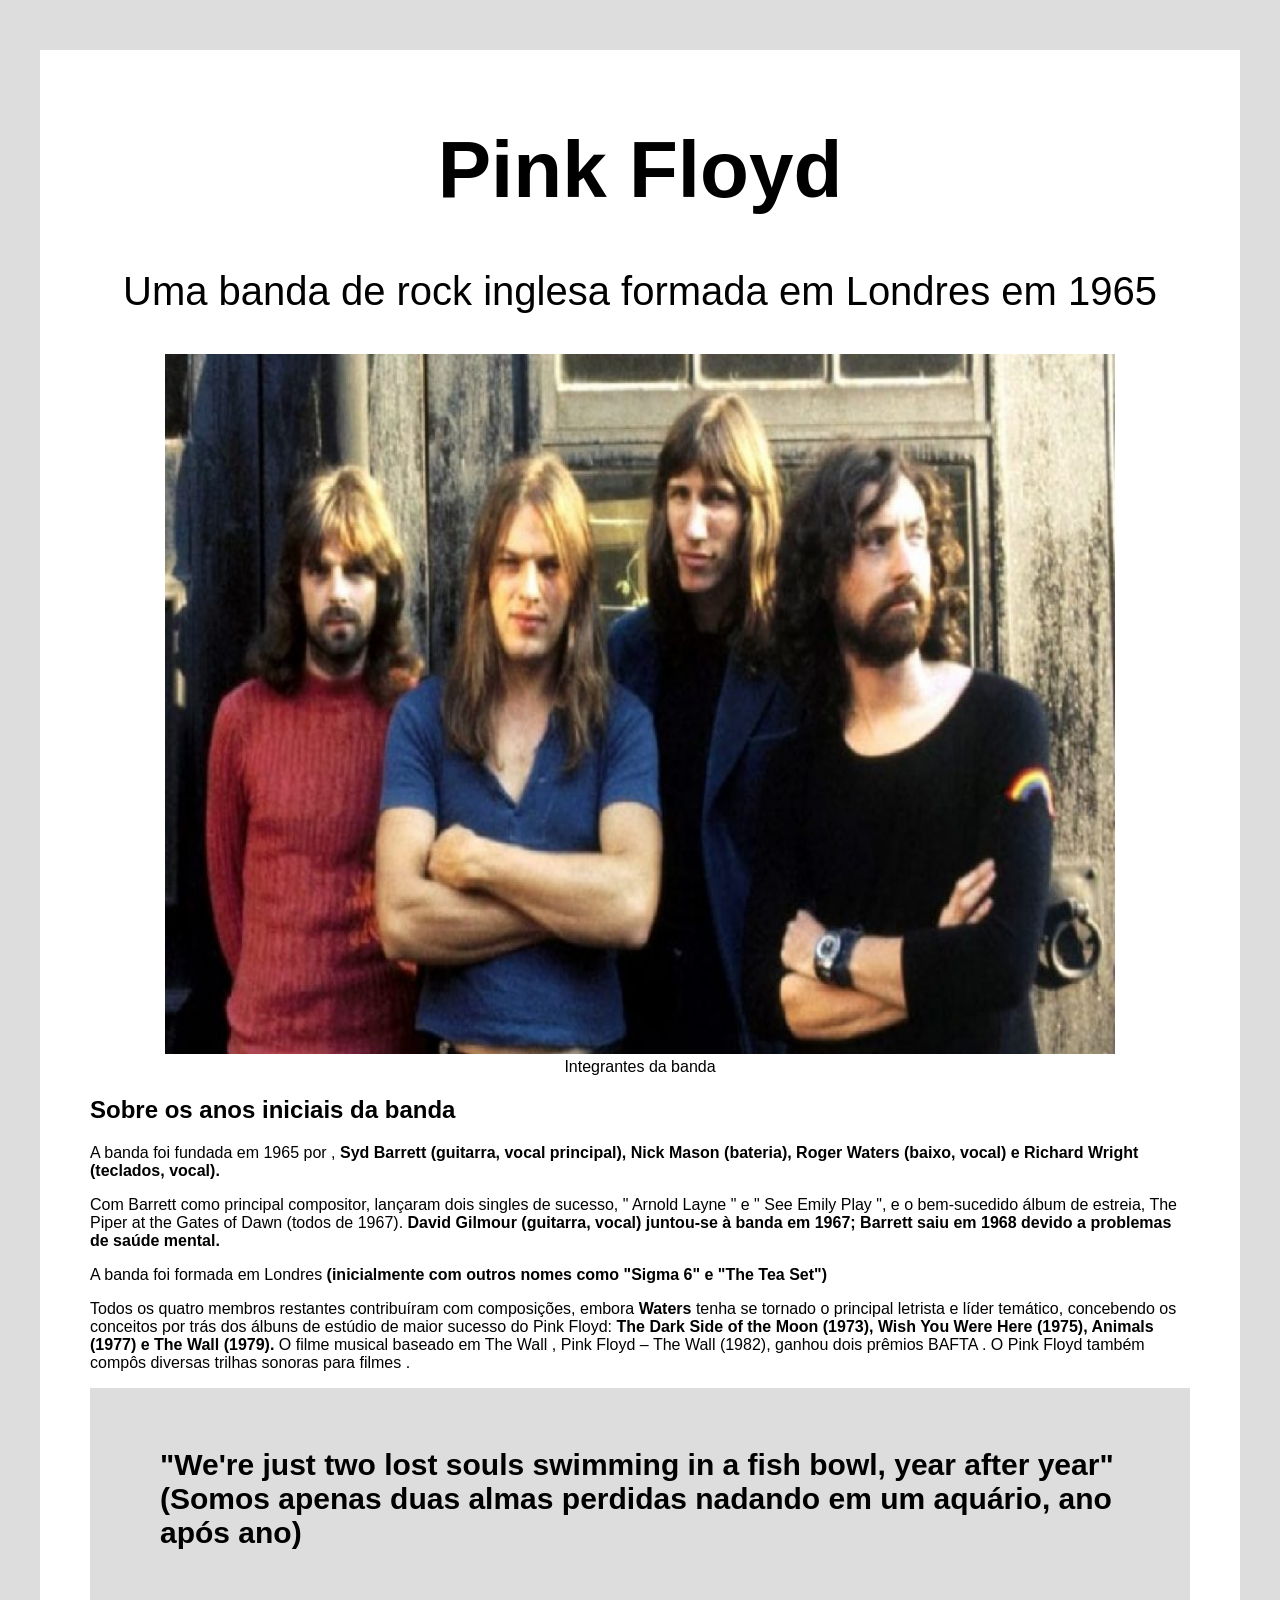
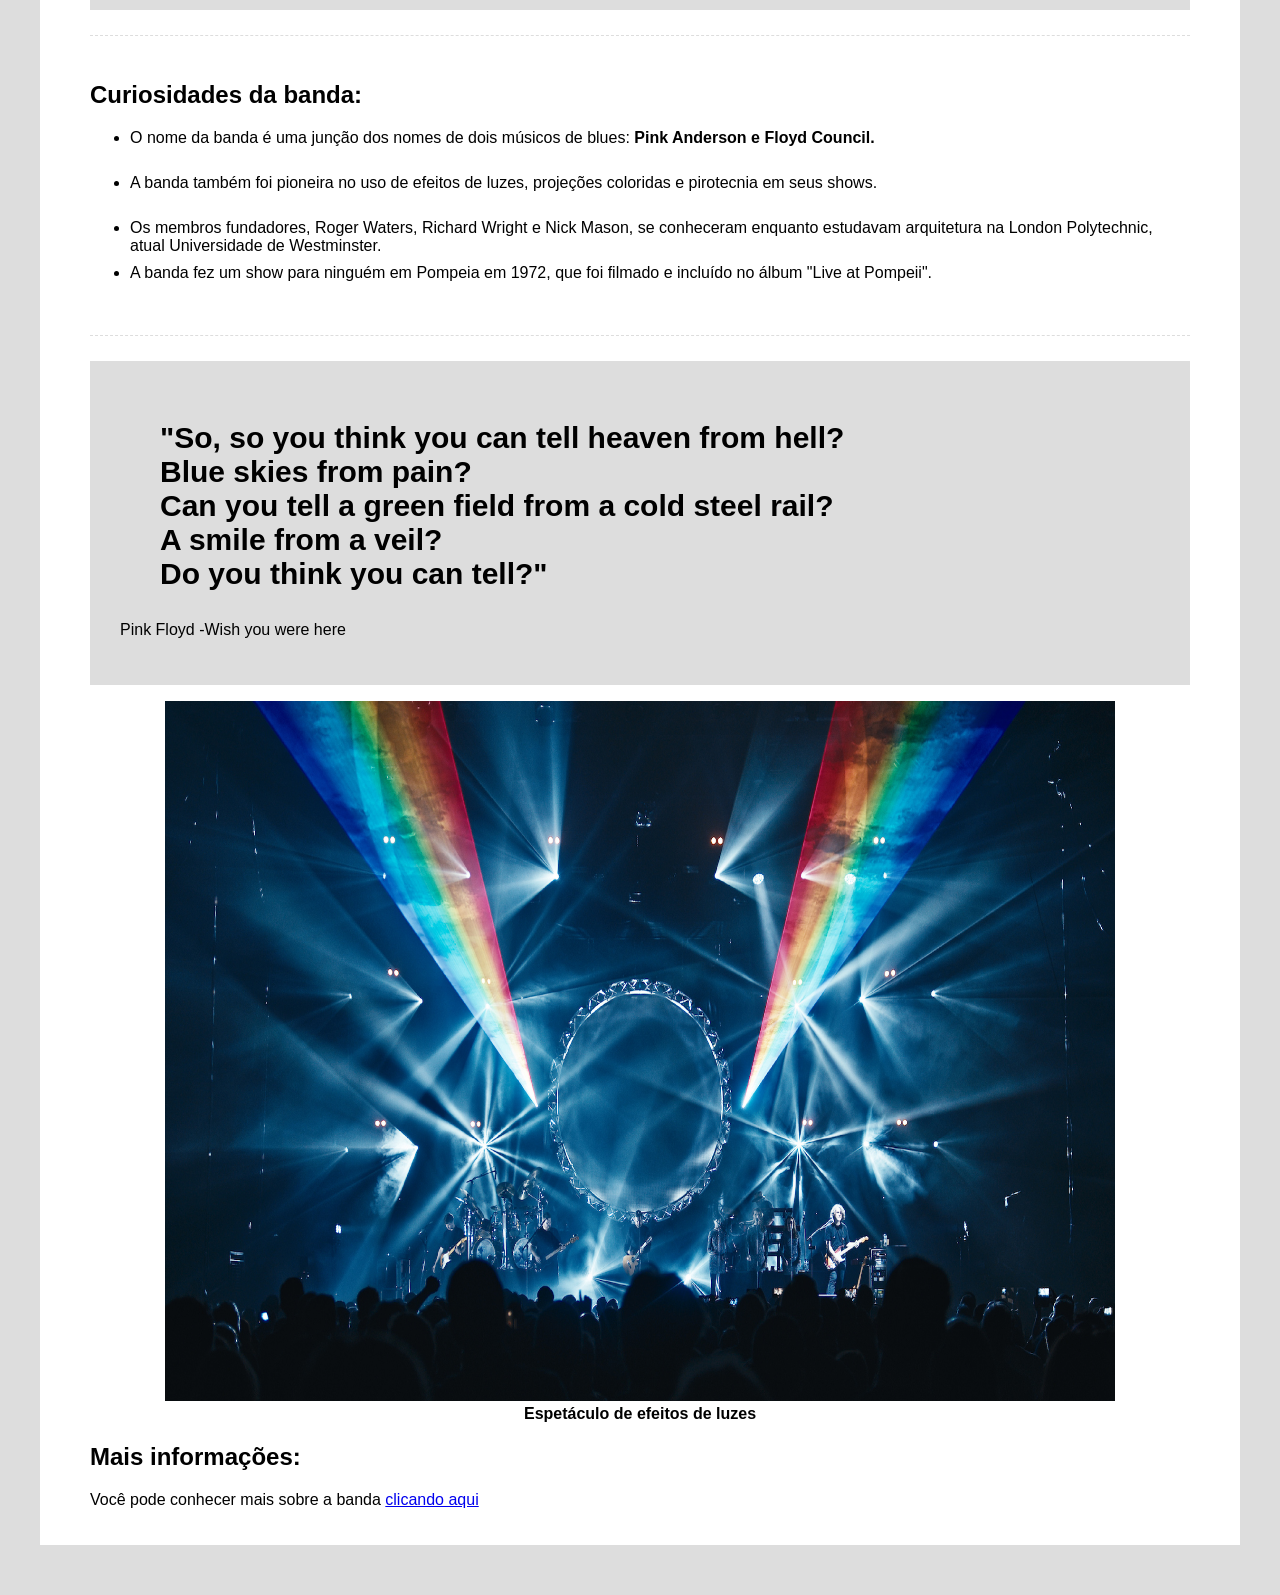
<file: index.html>
<!DOCTYPE html>
<html lang="pt-br">
<head>
    <meta charset="UTF-8">
    <meta name="viewport" content="width=device-width, initial-scale=1.0">
    <title>Tributo Pink Floyd</title>
    <link rel="stylesheet" href="4_TRIBUTO/css/styles.css">
</head>
<body>
    <div class="container">
        <!-- Cabeçalho -->
         <div class="header">
            <h1 class="main-title">Pink Floyd</h1>
            <p class="main-paragrafy">Uma banda de rock inglesa formada em
                 Londres em 1965</p>
         </div>
         <!-- Imagem de destaque -->
         <div class="featured-image">
            <figure>
                <img src="4_TRIBUTO/img/img-1.jpg" alt="A banda Pink Floyd">
                <figcaption>Integrantes da banda</figcaption>
            </figure>
         </div>
         <!-- Biografia -->
         <div class="biografy-container">
            <h2>Sobre os anos iniciais da banda</h2>
            <p>A banda foi fundada em 1965 por
                 ,<span class="bold"> Syd Barrett (guitarra, vocal principal),
                     Nick Mason (bateria),
                     Roger Waters (baixo, vocal) e
                      Richard Wright (teclados, vocal).</span>
            </p>
            <p>
                Com Barrett como principal compositor, lançaram dois singles
                 de sucesso, " Arnold Layne " e " See Emily Play ", e o
                  bem-sucedido álbum de estreia,
                   The Piper at the Gates of Dawn (todos de 1967). 
                   <span class="bold">David Gilmour (guitarra, vocal) juntou-se 
                    à banda em 1967; 
                   Barrett saiu em 1968 devido a problemas de saúde mental.</span>
            </p>
            <p>
                A banda foi formada em Londres <span class="bold">
                    (inicialmente com outros nomes como "Sigma 6" e "The Tea Set")
                    </span>
            </p>
            <p>
              Todos os quatro membros restantes contribuíram com composições, 
              embora <span class="bold">Waters</span> tenha se tornado o 
              principal letrista e líder temático, concebendo os conceitos por 
              trás dos álbuns de estúdio de maior sucesso do Pink Floyd: 
              <span class="bold">The Dark Side of the Moon (1973), 
                Wish You Were Here (1975), Animals (1977) e The Wall (1979).</span> 
              O filme musical baseado em The Wall , Pink Floyd – The Wall (1982), 
              ganhou dois prêmios BAFTA . O Pink Floyd também compôs diversas 
              trilhas sonoras para filmes . 
            </p>
         </div>
         <!-- Container de citação -->
          <div class="quotes-container">
            <blockquote>
                "We're just two lost souls swimming in a fish bowl, year after 
                year"(Somos apenas duas almas perdidas nadando em um aquário, 
                ano após ano)
            </blockquote>
          </div>
          <!-- Curiosidades -->
           <div class="curiosities-container">
            <h2>Curiosidades da banda:</h2>
            <ul>
                <li>O nome da banda é uma junção dos nomes de dois músicos de 
                    blues: <span class="bold">Pink Anderson e Floyd Council.</span></li>

                <li>A banda também foi pioneira no uso de efeitos de luzes, 
                    projeções coloridas e pirotecnia em seus shows. </li>

                <li>Os membros fundadores, Roger Waters, Richard Wright e Nick 
                    Mason, se conheceram enquanto estudavam arquitetura na 
                    London Polytechnic, atual Universidade de Westminster.</li>

                <li>A banda fez um show para ninguém em Pompeia em 1972, que foi 
                    filmado e incluído no álbum "Live at Pompeii". </li>                
            </ul>
           </div>
           <!-- Segunda citação -->
            <div class="quotes-container">
                <blockquote>
                    "So, so you think you can tell heaven from hell? <br>
                     Blue skies from pain? <br>
                     Can you tell a green field from a cold steel rail? <br>
                     A smile from a veil? <br>
                     Do you think you can tell?"
                </blockquote>
                <p>Pink Floyd -Wish you were here</p>
            </div>
            <!-- Segunda imagem -->
            <div class="img-bold">
                <figure>
                    <img src="4_TRIBUTO/img/img-5.jpg" alt="Pink Floyd em um show">
                    <figcaption>Espetáculo de efeitos de luzes</figcaption>
                </figure>
            </div>
            <!-- Mais informção -->
            <div class="moreinfo-container">
                <h2>Mais informações:</h2>
                <p>Você pode conhecer mais sobre a banda 
                    <a href="https://en.wikipedia.org/wiki/Pink_Floyd">clicando aqui</a></p>
            </div>
    </div>
</body>
</html>
</file>
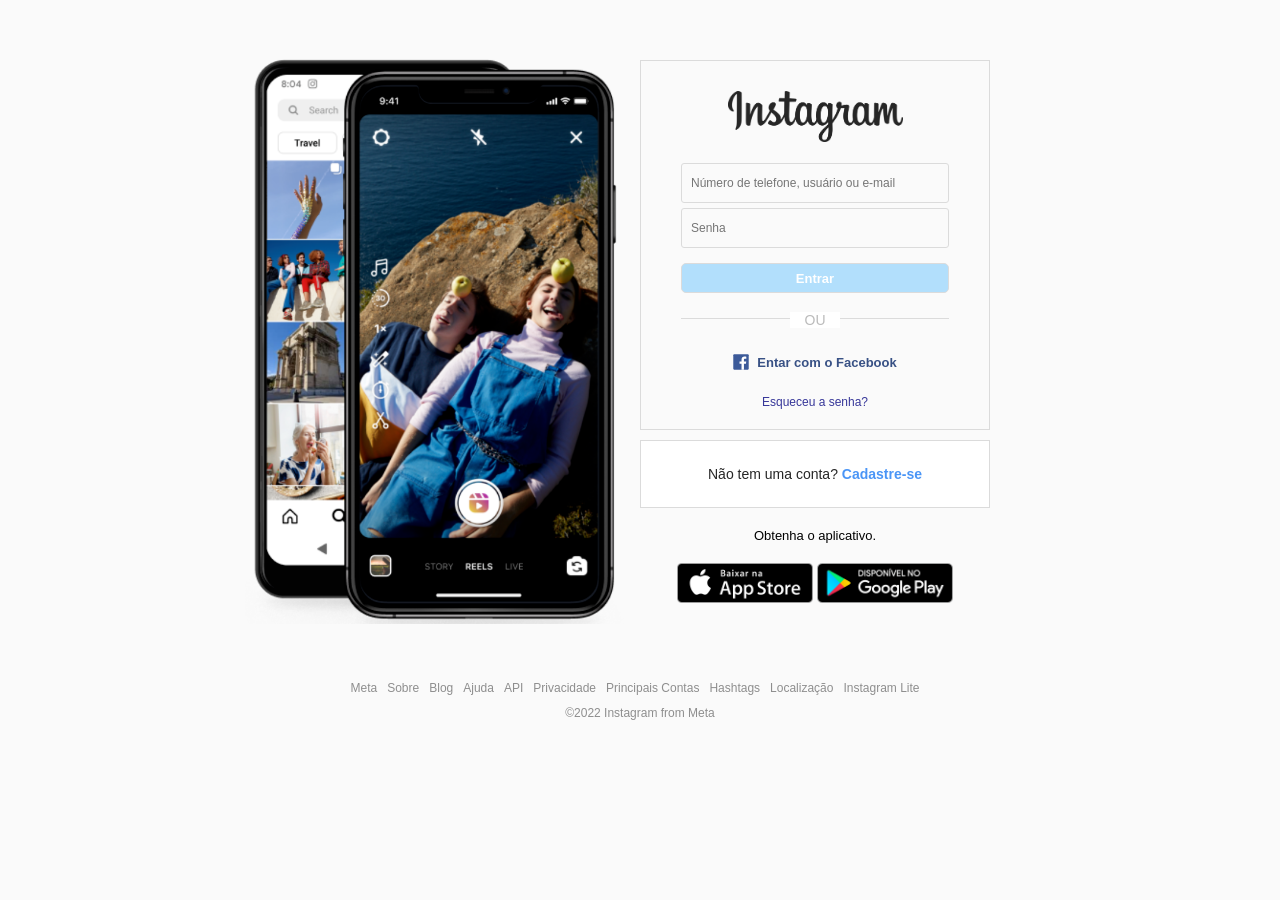
<file: 10_CLONE_HOME_INSTA/index.html>
<!DOCTYPE html>
<html lang="pt-br">
<head>
    <meta charset="UTF-8">
    <meta name="viewport" content="width=device-width, initial-scale=1.0">
    <title>Instagram</title>
    <link rel="stylesheet" href="css/styles.css"/>
    <link rel="shortcut icon" href="img/favicon.png" type="image/x-icon"/>
</head>
<body>
    <main>
        <div id="main-container">
          <div id="banner-container">
            <img src="img/banner2.png" alt="Crie uma conta no Instagram">
          </div>
            <!-- Login e Registro -->
             <div id="form-container">
                <div id="form-box">
                    <img id="logo-insta" src="img/logo_instagram.png" alt="Instagram">
                    <form id="login-form">
                        <input 
                        type="text" name="username" 
                        placeholder="Número de telefone, usuário ou e-mail"
                        />
                        <input type="password" name="password" placeholder="Senha">
                        <input type="submit" value="Entrar">
                    </form>
                    <div class="separator">
                        <div class="line"></div>
                        <span>Ou</span>
                    </div>
                    <div id="other-links">
                        <div id="facebook-login">
                        <a href="#">
                            <img src="img/logo_facebook.svg" alt="Facebook Login">
                            <span>Entar com o Facebook</span>
                        </a>
                        </div>
                        <div id="forgot-pass">
                            <a href="#">Esqueceu a senha?</a>
                        </div>
                    </div>
                </div>
                <div id="register-container">
                    <p>Não tem uma conta? <a href="#">Cadastre-se</a></p>
                </div>
                <div id="get-app-container">
                    <p>Obtenha o aplicativo.</p>
                    <a href="#">
                        <img src="img/apple_btn.png" alt="Apple Store">
                    </a>
                    <a href="#">
                        <img src="img/gplay_btn.png" alt="Google play">
                    </a>
                </div>
             </div>
        </div>
    </main>
    <footer>
        <nav>
            <ul id="footer-links">
                <li><a href="#">Meta</a></li>
                <li><a href="#">Sobre</a></li>
                <li><a href="#">Blog</a></li>
                <li><a href="#">Ajuda</a></li>
                <li><a href="#">API</a></li>
                <li><a href="#">Privacidade</a></li>
                <li><a href="#">Principais Contas</a></li>
                <li><a href="#">Hashtags</a></li>
                <li><a href="#">Localização</a></li>
                <li><a href="#">Instagram Lite</a></li>
            </ul>
        </nav>
        <p id="copyright">&copy2022 Instagram from Meta</p>
    </footer>
</body>
</html>
</file>
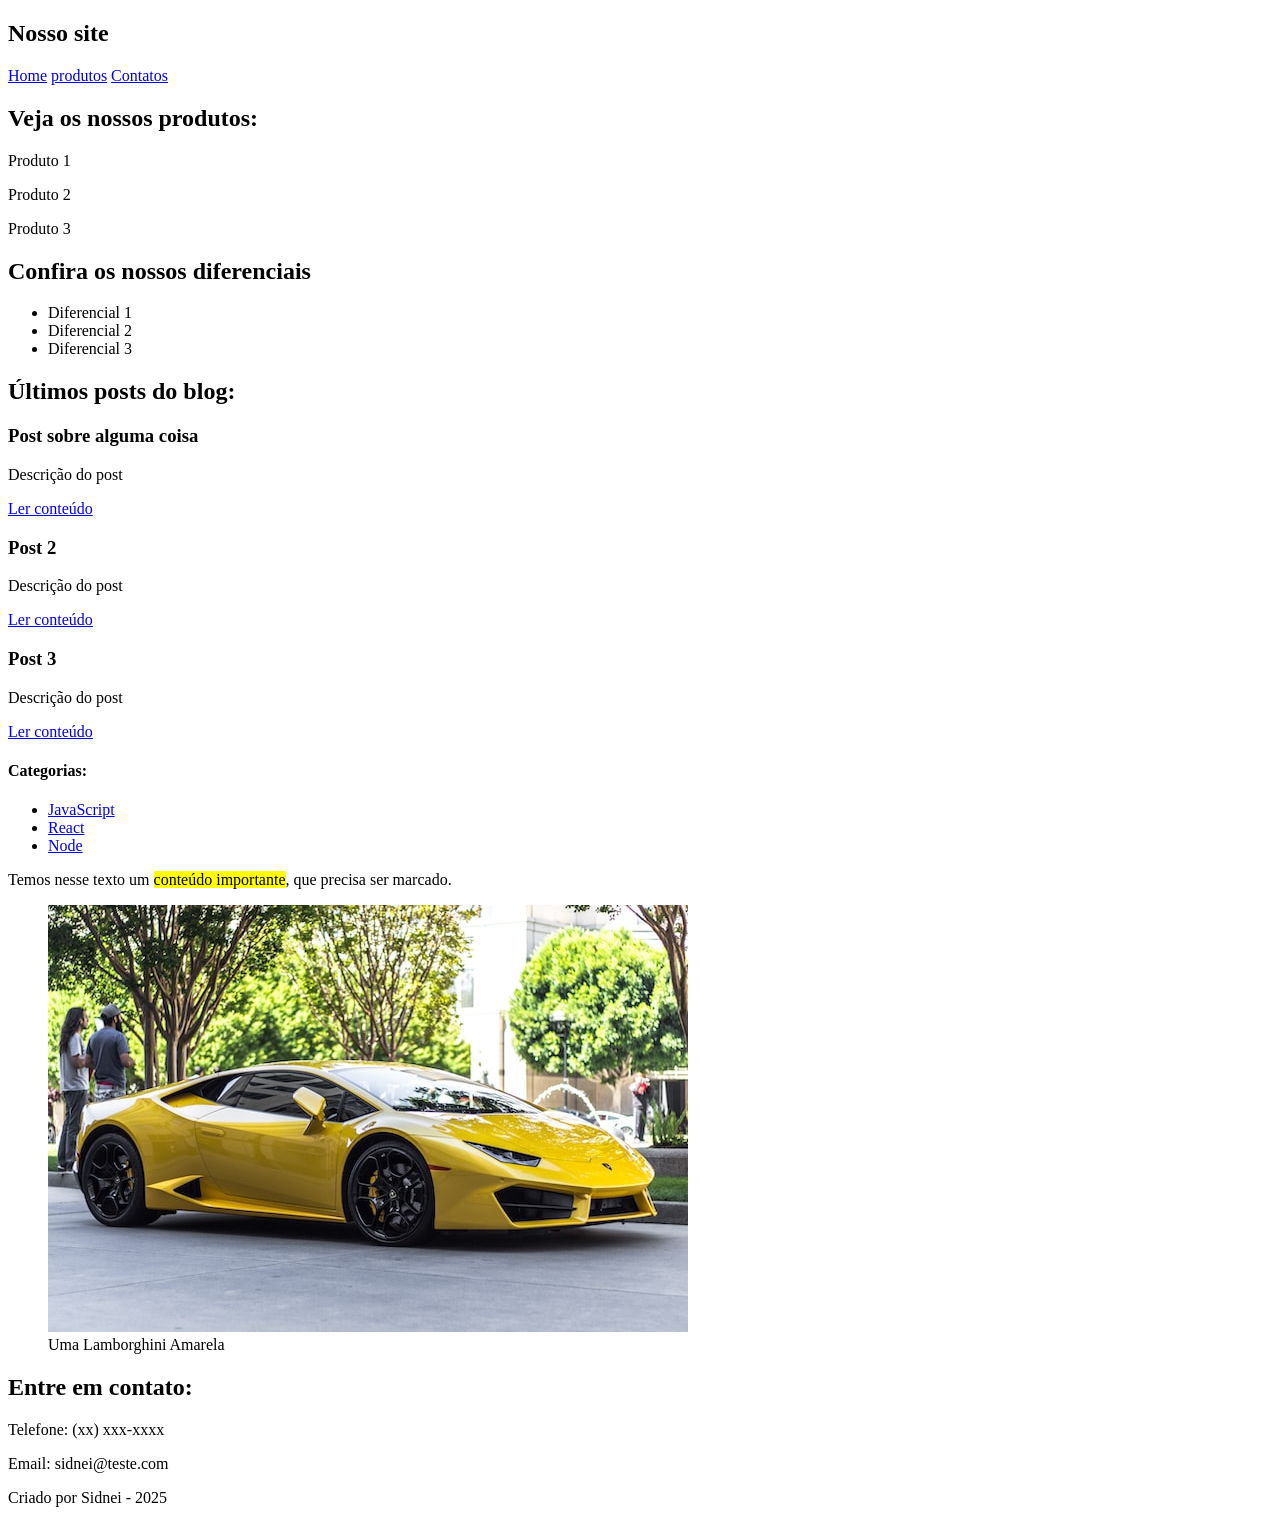
<file: 11_HTML_SEMANTICO/index.html>
<!DOCTYPE html>
<html lang="pt-br">
<head>
    <meta charset="UTF-8">
    <meta name="viewport" content="width=device-width, initial-scale=1.0">
    <title>HTML Semântico</title>
</head>
<body>

    <!-- 3 - header -->
    <header>
        <h2>Nosso site</h2>
        <!-- <ul>
            <li><a href="#">Home</a></li>
            <li><a href="#">produtos</a></li>
            <li><a href="#">Contatos</a></li>
        </ul> -->

        <!-- 5 - nav -->
        <nav>
            
            <a href="#">Home</a>
            <a href="#">produtos</a>
            <a href="#">Contatos</a>
            
        </nav>       
    </header>
    <!-- 8 - main -->
     <main>
            <!-- 1 - section -->
    <section>
        <h2>Veja os nossos produtos:</h2>
        <p>Produto 1</p>
        <p>Produto 2</p>
        <p>Produto 3</p>
    </section>
    <section>
        <h2>Confira os nossos diferenciais</h2>
        <ul>
            <li>Diferencial 1</li>
            <li>Diferencial 2</li>
            <li>Diferencial 3</li>
        </ul>
    </section>
    
    <!-- 2 - article -->
    <section>
        <h2>Últimos posts do blog:</h2>
        <article>
            <h3>Post sobre alguma coisa</h3>
            <p>Descrição do post</p>
            <a href="#">Ler conteúdo</a>
        </article>
                <article>
            <h3>Post 2</h3>
            <p>Descrição do post</p>
            <a href="#">Ler conteúdo</a>
        </article>
                <article>
            <h3>Post 3</h3>
            <p>Descrição do post</p>
            <a href="#">Ler conteúdo</a>
        </article>
    </section>
     </main>

    <!-- 6 - aside -->
    <aside>
        <h4>Categorias:</h4>
        <ul>
            <li><a href="#">JavaScript</a></li>
            <li><a href="#">React</a></li>
            <li><a href="#">Node</a></li>
        </ul>
    </aside>

    <!-- 9 - span -->
     <p>
        Temos nesse texto um <mark>conteúdo importante</mark>, 
        que precisa ser marcado.
    </p>
    <!-- 7 - figure - figcaption -->
     <figure>
        <img src="img/lambo.jpg" alt="Lamborghini">
        <figcaption>Uma Lamborghini Amarela</figcaption>
     </figure>

    <!-- 4 - footer -->
    <footer>
        <div>
            <h2>Entre em contato:</h2>
            <p>Telefone: (xx) xxx-xxxx</p>
            <p>Email: sidnei@teste.com</p>
        </div>
        <p>Criado por Sidnei - 2025</p>
    </footer>



</body>
</html>
</file>
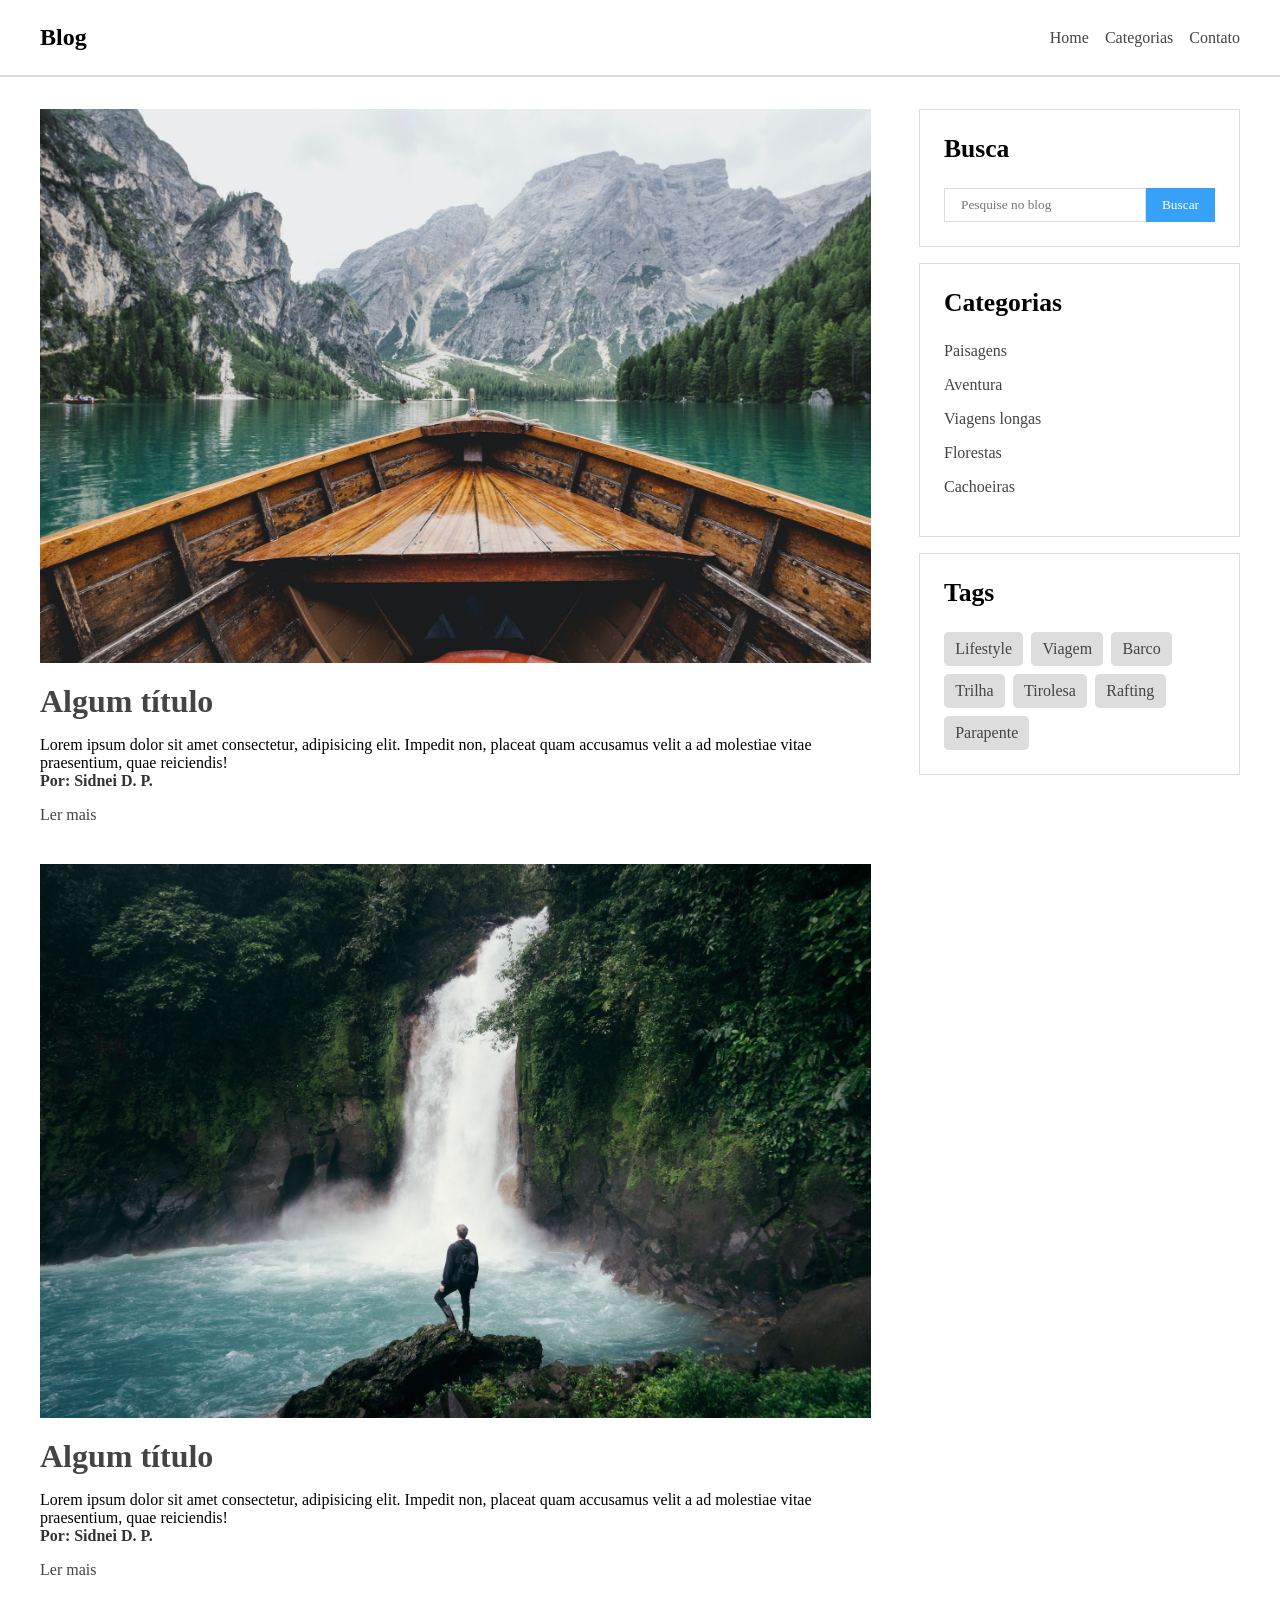
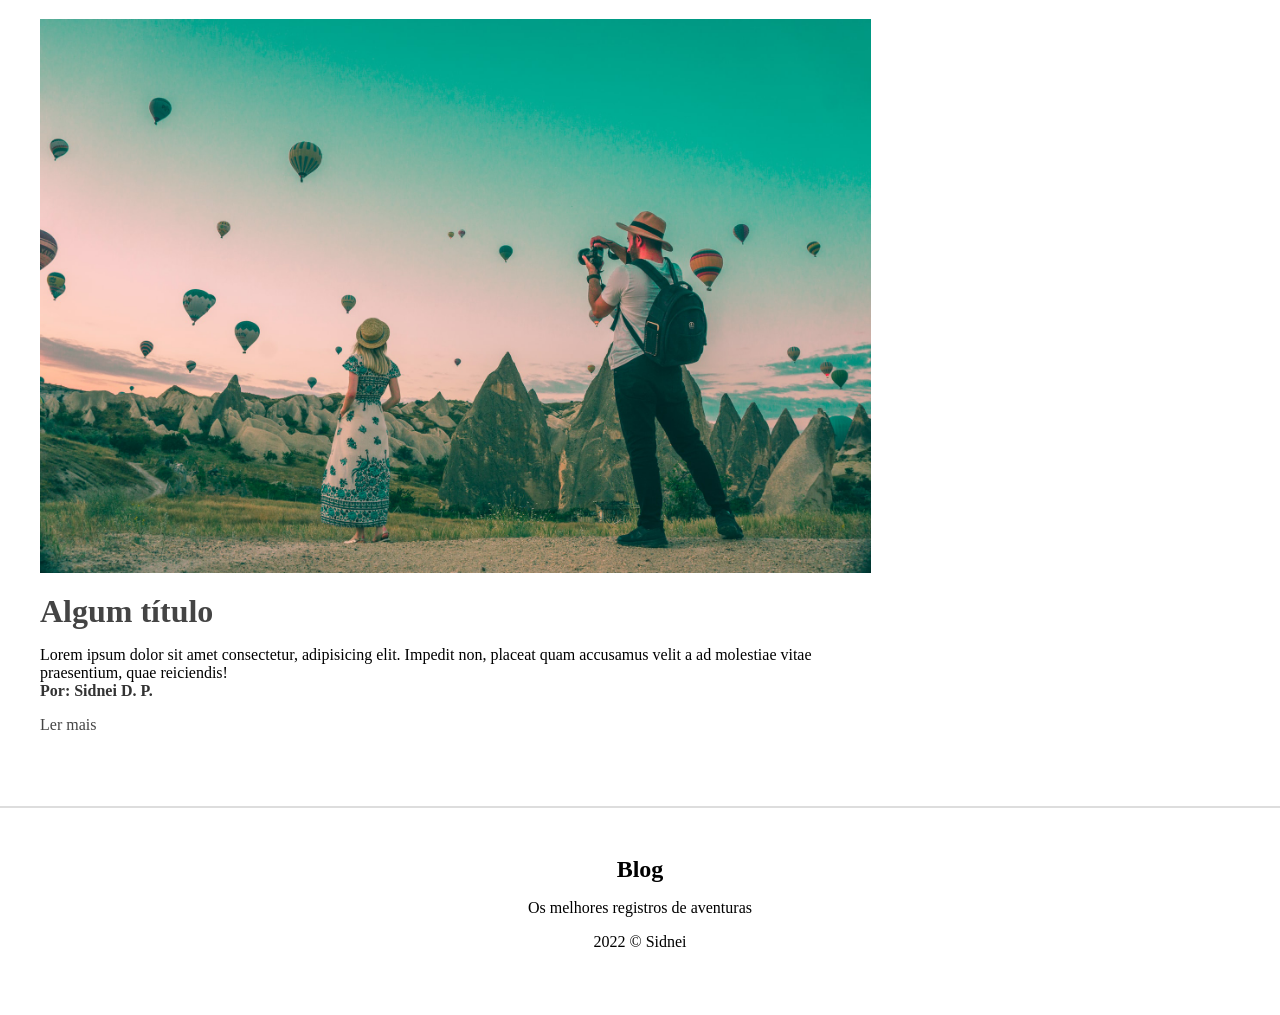
<file: 12_BLOG_HTML_SEMANTICO/index.html>
<!DOCTYPE html>
<html lang="pt-br">
<head>
    <meta charset="UTF-8">
    <meta name="viewport" content="width=
    , initial-scale=1.0">
    <title>Blog Semântico</title>
    <link rel="stylesheet" href="css/styles.css" />
  </head>
  <body>
    <nav id="navbar">
      <div id="navbar-inner">
        <h2>Blog</h2>
        <ul id="nav-links">
          <li><a href="#">Home</a></li>
          <li><a href="#">Categorias</a></li>
          <li><a href="#">Contato</a></li>
        </ul>
      </div>
    </nav>
    <div class="container">
      <main id="posts-container">
        <article class="post">
          <img src="img/f1.jpg" alt="Passeio de barco" />
          <h3 class="title"><a href="#">Algum título</a></h3>
          <p class="description">
            Lorem ipsum dolor sit amet consectetur, adipisicing elit. Impedit
            non, placeat quam accusamus velit a ad molestiae vitae praesentium,
            quae reiciendis!
          </p>
          <p class="author">Por: Sidnei D. P.</p>
          <a href="#">Ler mais</a>
        </article>
        <article class="post">
          <img src="img/f2.jpg" alt="Cachoeira" />
          <h3 class="title"><a href="#">Algum título</a></h3>
          <p class="description">
            Lorem ipsum dolor sit amet consectetur, adipisicing elit. Impedit
            non, placeat quam accusamus velit a ad molestiae vitae praesentium,
            quae reiciendis!
          </p>
          <p class="author">Por: Sidnei D. P.</p>
          <a href="#">Ler mais</a>
        </article>
        <article class="post">
          <img src="img/f3.jpg" alt="Balões" />
          <h3 class="title"><a href="#">Algum título</a></h3>
          <p class="description">
            Lorem ipsum dolor sit amet consectetur, adipisicing elit. Impedit
            non, placeat quam accusamus velit a ad molestiae vitae praesentium,
            quae reiciendis!
          </p>
          <p class="author">Por: Sidnei D. P.</p>
          <a href="#">Ler mais</a>
        </article>
      </main>
      <aside id="sidebar">
        <section id="search-bar">
          <h4>Busca</h4>
          <form>
            <input type="text" placeholder="Pesquise no blog" />
            <input type="submit" value="Buscar" />
          </form>
        </section>
        <section id="categories">
          <h4>Categorias</h4>
          <nav>
            <ul>
              <li><a href="#">Paisagens</a></li>
              <li><a href="#">Aventura</a></li>
              <li><a href="#">Viagens longas</a></li>
              <li><a href="#">Florestas</a></li>
              <li><a href="#">Cachoeiras</a></li>
            </ul>
          </nav>
        </section>
        <section id="tags">
          <h4>Tags</h4>
          <div id="tags-container">
            <a href="#">Lifestyle</a>
            <a href="#">Viagem</a>
            <a href="#">Barco</a>
            <a href="#">Trilha</a>
            <a href="#">Tirolesa</a>
            <a href="#">Rafting</a>
            <a href="#">Parapente</a>
          </div>
        </section>
      </aside>
    </div>
    <footer id="footer">
      <h2>Blog</h2>
      <p>Os melhores registros de aventuras</p>
        <p>2022 &copy; Sidnei</p>
    </footer>
</body>
</html>
</file>
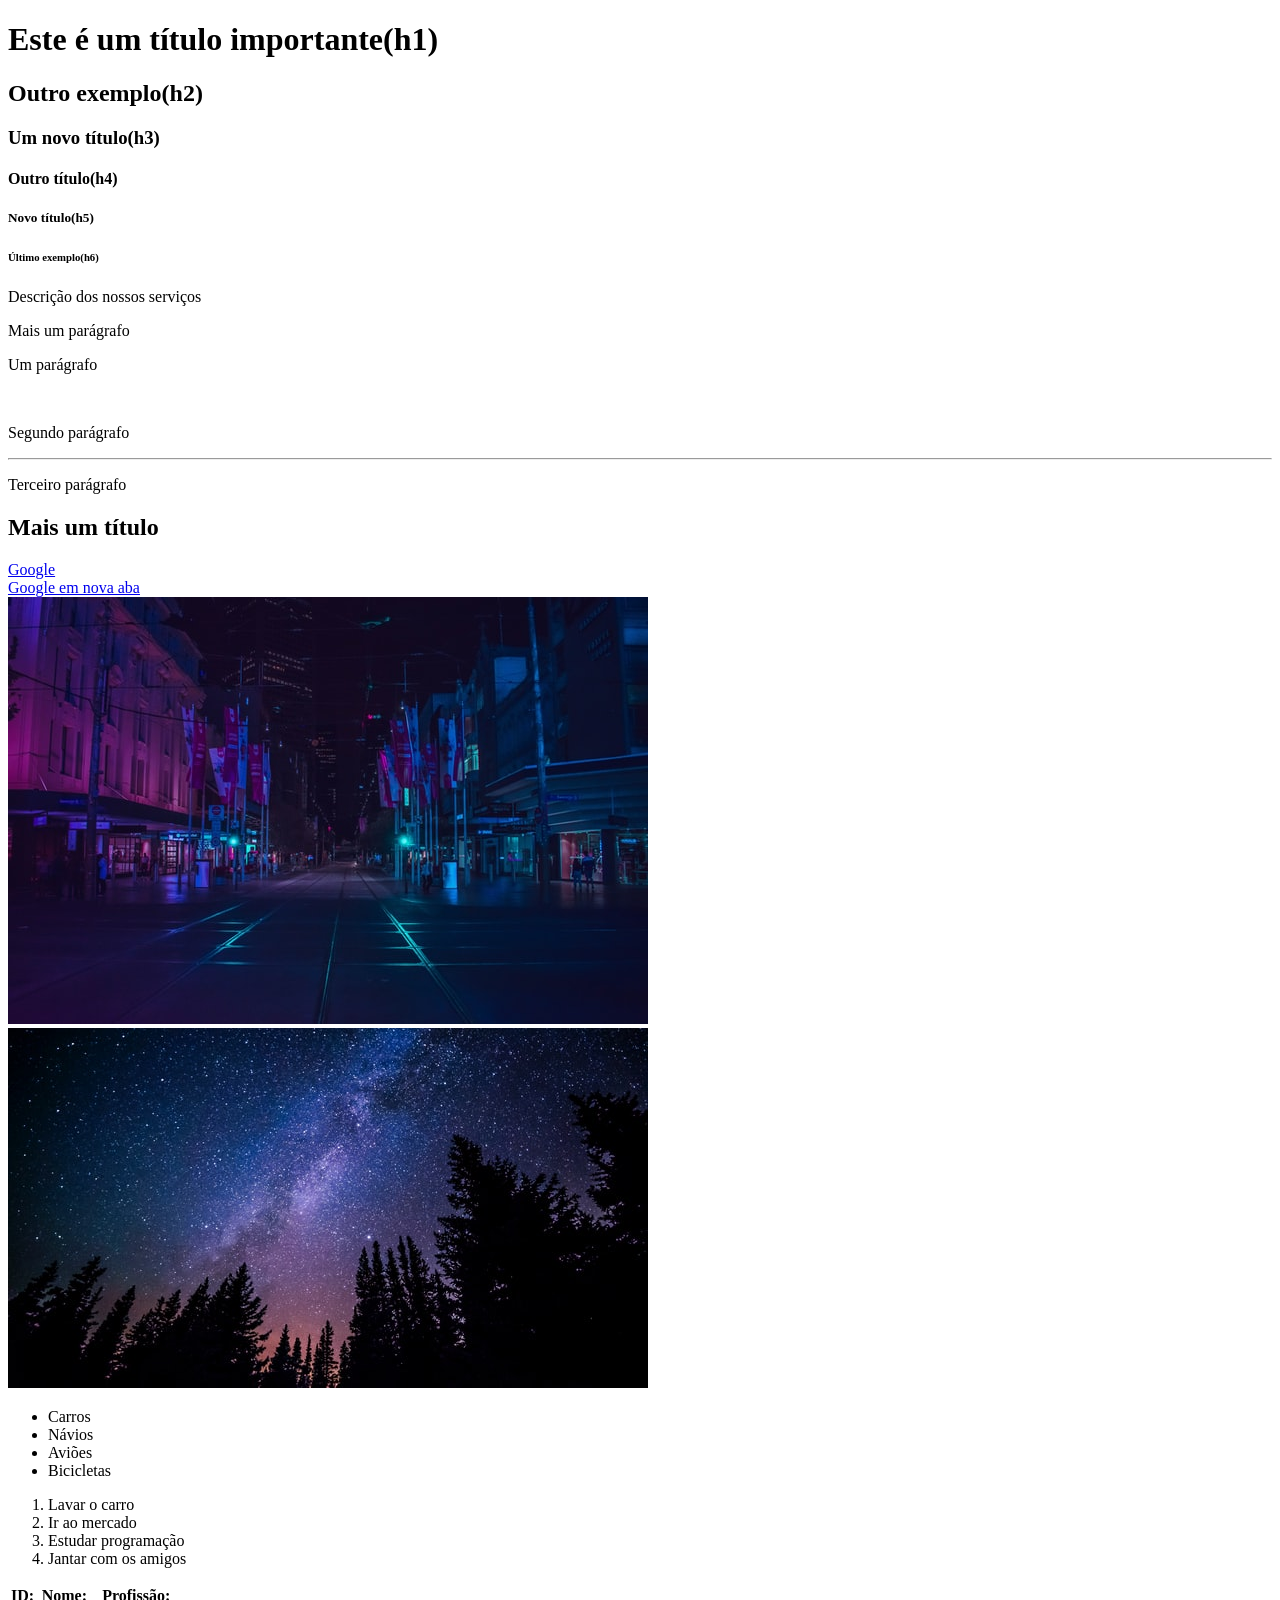
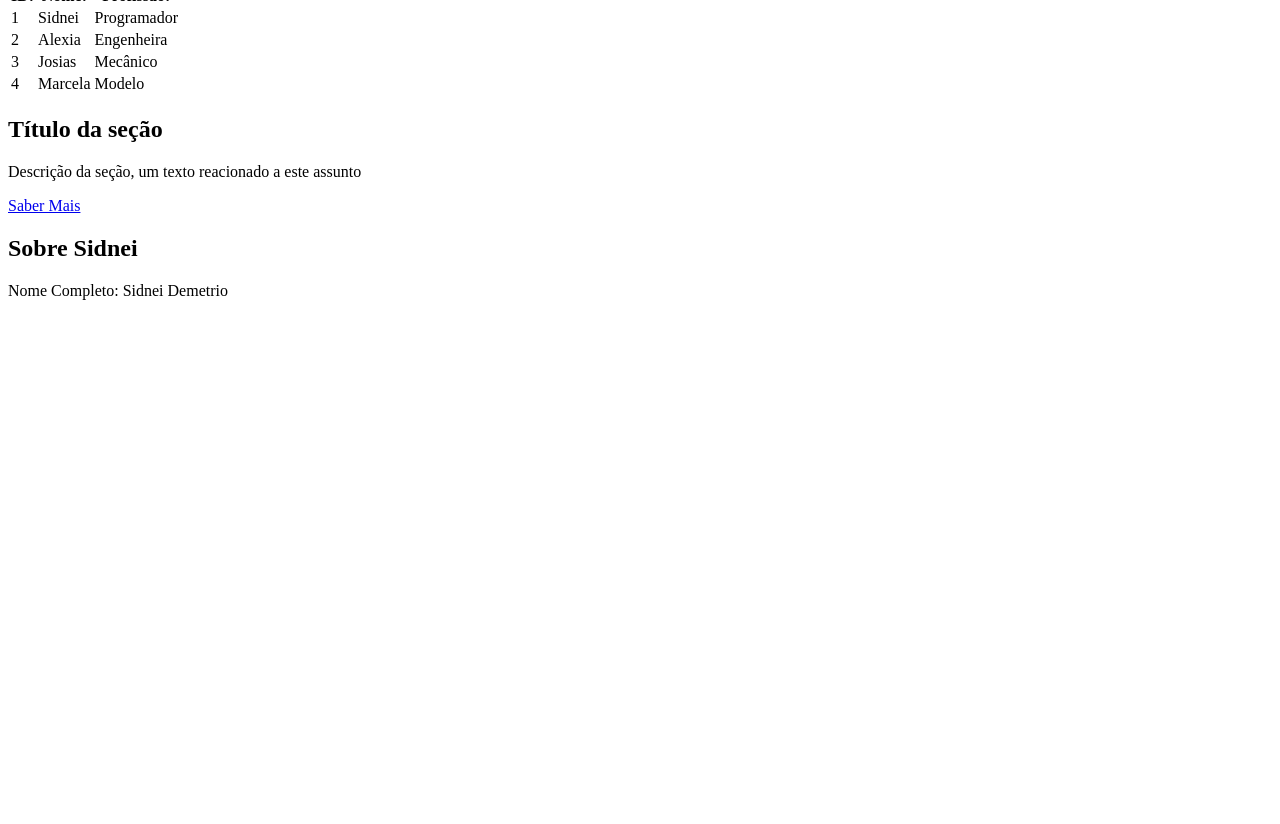
<file: 2_HTML/index.html>
<!DOCTYPE html>
<html>
    <head>
        <title>HTML fundamentos</title>
    </head>
    <body style="padding-bottom: 500px">
        <!-- 1 - Titúlos -->
        <h1>Este é um título importante(h1)</h1>
        <h2>Outro exemplo(h2)</h2>
        <h3>Um novo título(h3)</h3>
        <h4>Outro título(h4)</h4>
        <h5>Novo título(h5)</h5>
        <h6>Último exemplo(h6)</h6>

        <!-- 2 -Parágrafos -->
        <p>Descrição dos nossos serviços</p>
        <p>Mais um parágrafo</p>

        <!-- 3 - Tags sem contúdo -->
        <p>Um parágrafo</p>
        <br>
        <p>Segundo parágrafo</p>
        <hr>
        <p>Terceiro parágrafo</p>

        <!-- 4 Comentários -->
        <!-- Este  é um comentário-->
        <h2>Mais um título</h2>
        <!-- Outro comentário -->

        <!-- 5 - Atributos -->
         <a href="https://google.com">Google</a>
         <br>

        <!-- 6 - Abrir link nova aba -->
        <a href="https://google.com" target="_blank">Google em nova aba</a>
        <br>

        <!-- 7 - Imagem -->
         <img src="img/city.jpg">

        <!-- 8 - Atributo alt -->
         <img src="img/nature.jpg" alt="Floresta a noite com o céu estrelado">

        <!-- 9 - Listas não ordenadas -->
         <ul>
            <li>Carros</li>
            <li>Návios</li>
            <li>Aviões</li>
            <li>Bicicletas</li>
         </ul>


         <!-- 10 - Listas Ordenadas -->

         <ol>
            <li>Lavar o carro</li>
            <li>Ir ao mercado</li>
            <li>Estudar programação</li>
            <li>Jantar com os amigos</li>
         </ol>

         <!-- 11 - Tabelas -->
          <table>
            <tr>
                <th>ID:</th>
                <th>Nome:</th>
                <th>Profissão:</th>                
            </tr>
            <tr>
                <td>1</td>
                <td>Sidnei</td>
                <td>Programador</td>
            </tr>
            <tr>
                <td>2</td>
                <td>Alexia</td>
                <td>Engenheira</td>
            </tr>
            <tr>
                <td>3</td>
                <td>Josias</td>
                <td>Mecânico</td>
            </tr>
            <tr>
                <td>4</td>
                <td>Marcela</td>
                <td>Modelo</td>
            </tr>
          </table>

          <!-- 12 - div -->
          <div>
            <h2>Título da seção</h2>
            <p>Descrição da seção, um texto reacionado a este assunto</p>
            <a href="#">Saber Mais</a>
          </div>
          <div>
            <h2>Sobre Sidnei</h2>
            <p>Nome Completo: Sidnei Demetrio</p>
          </div>
    </body>
</html>
</file>
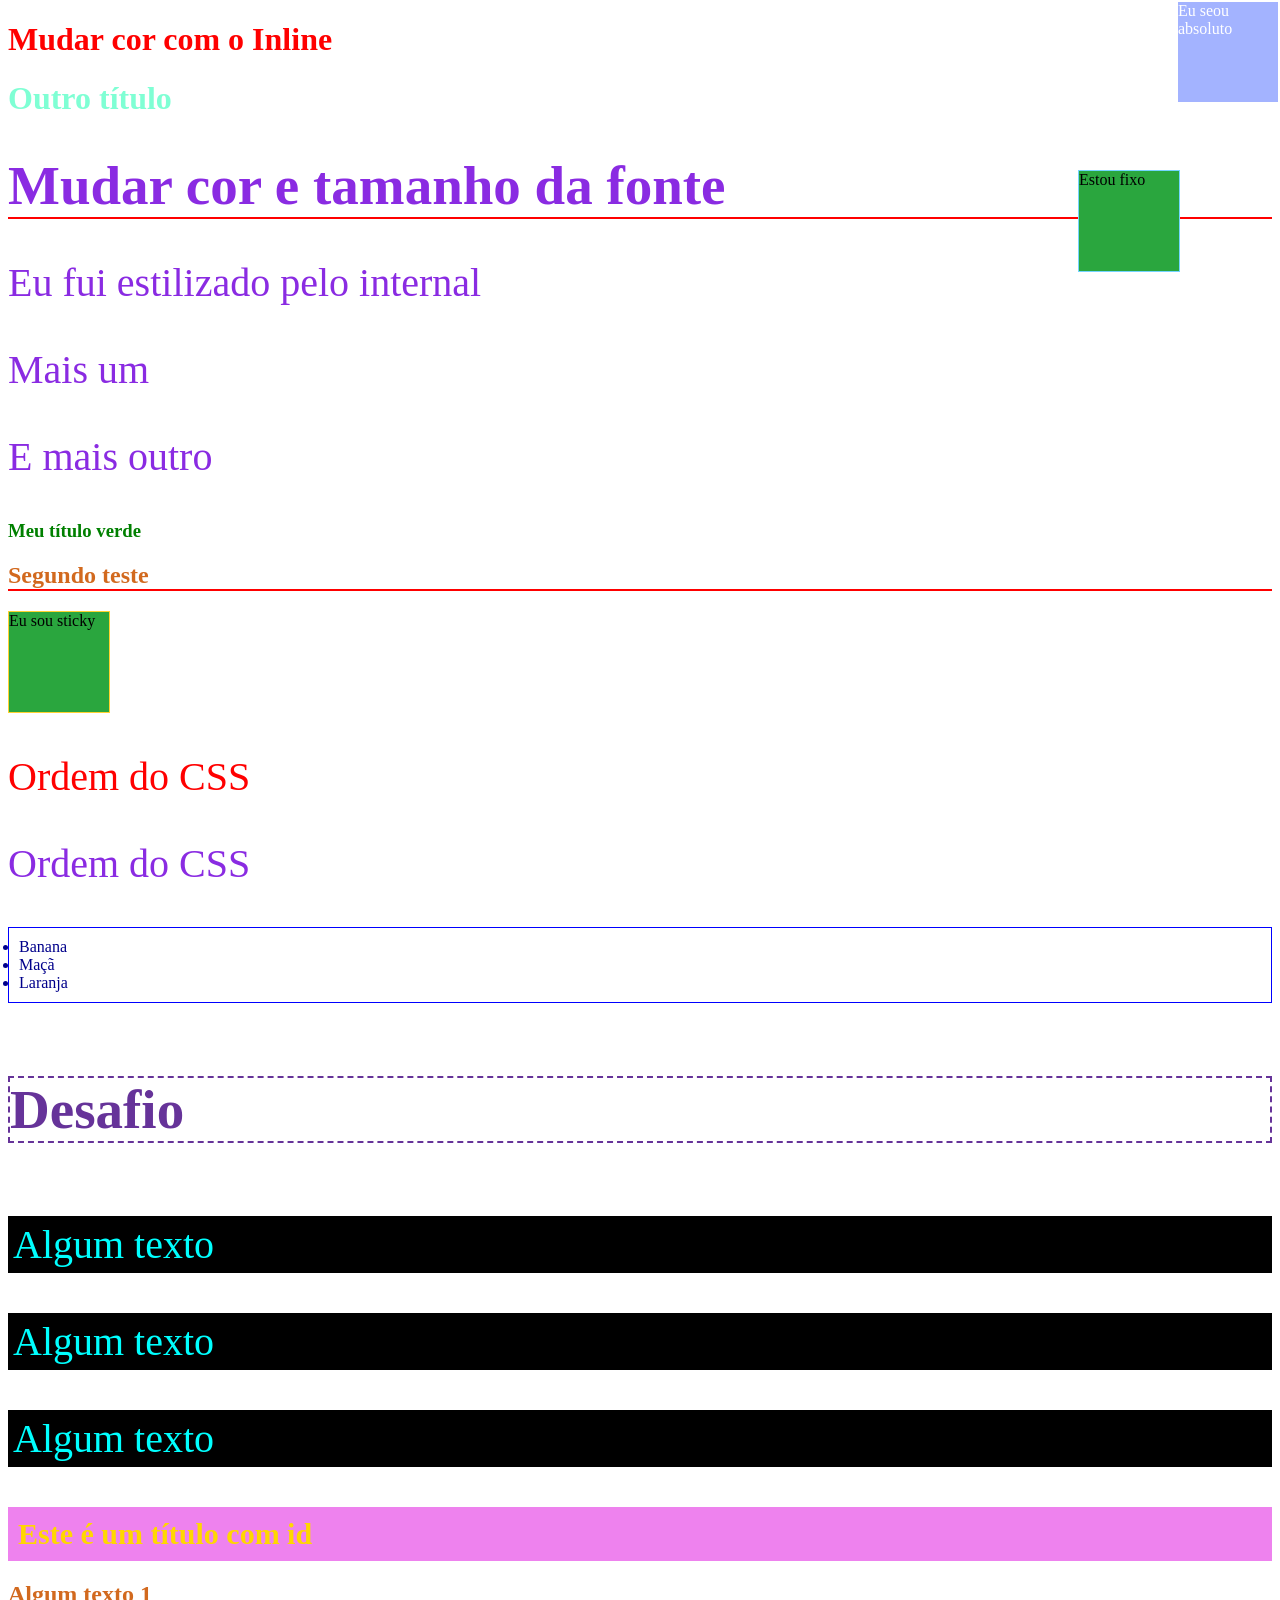
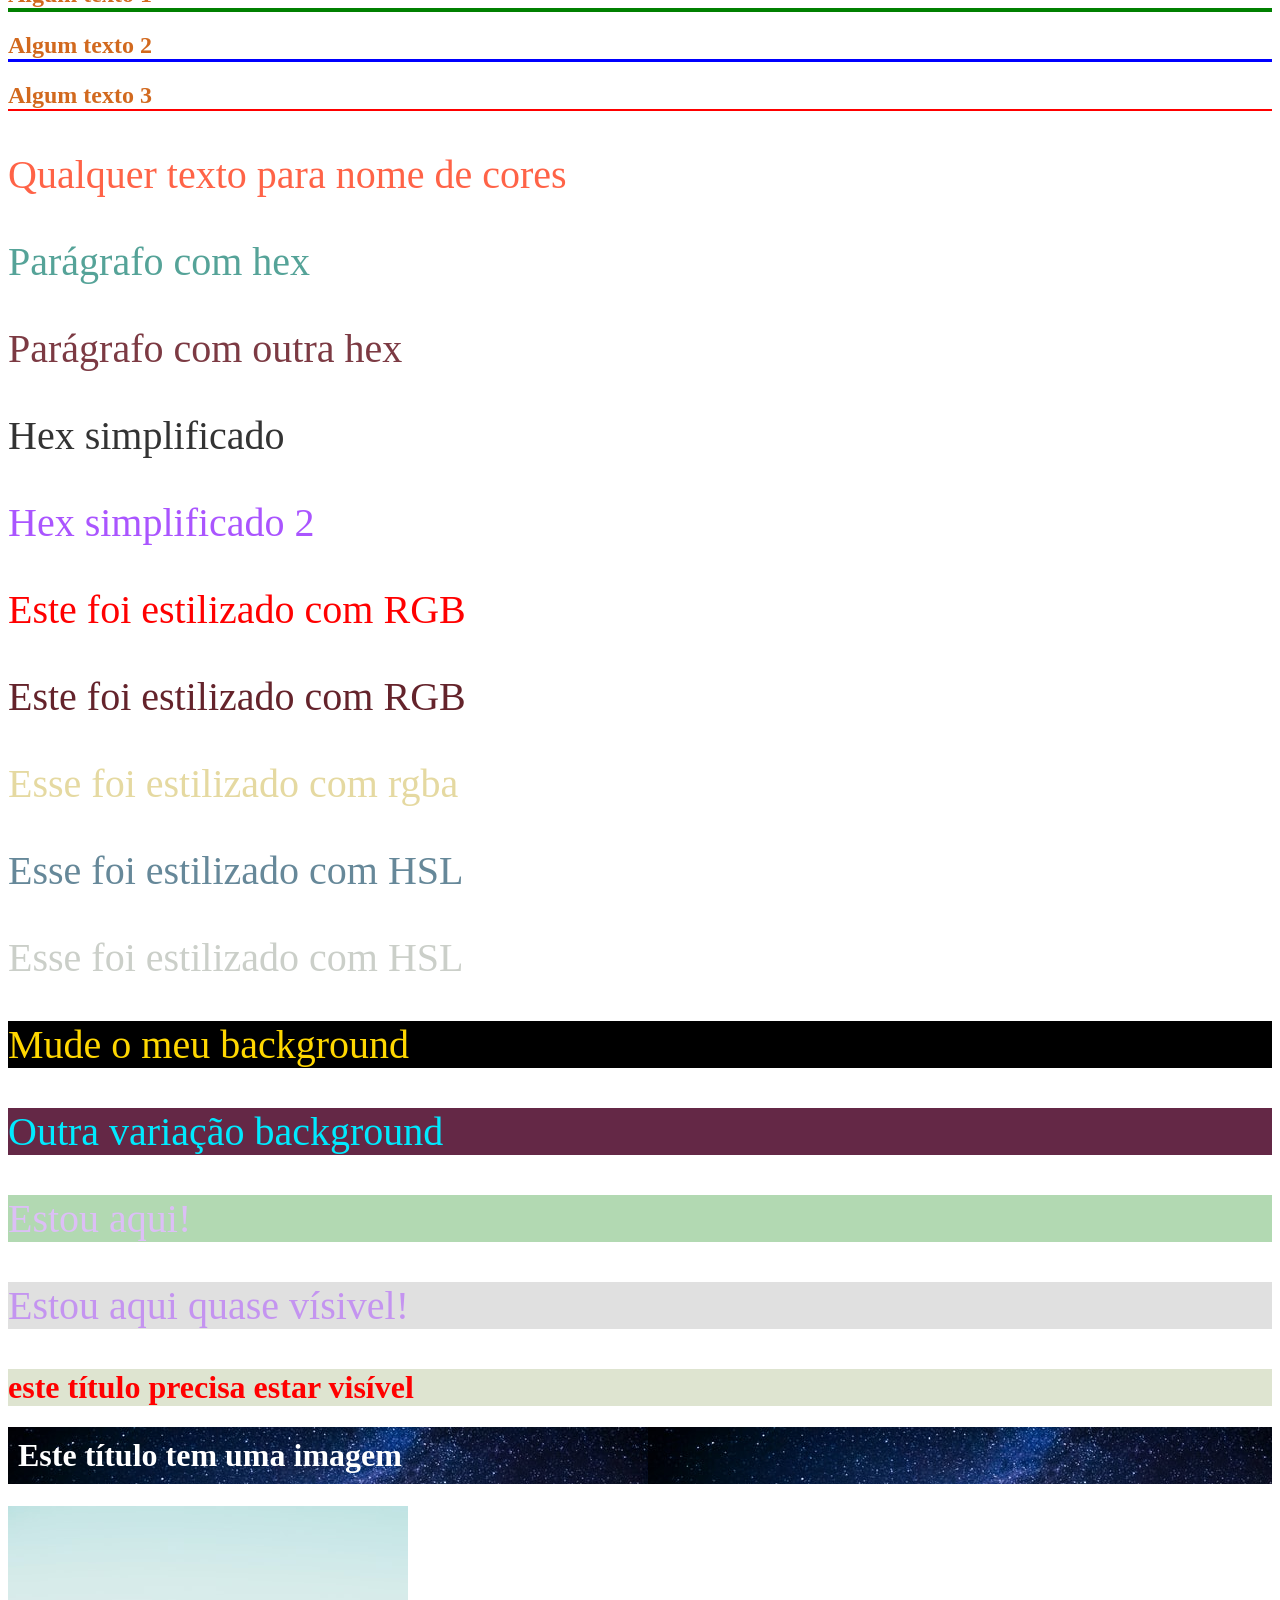
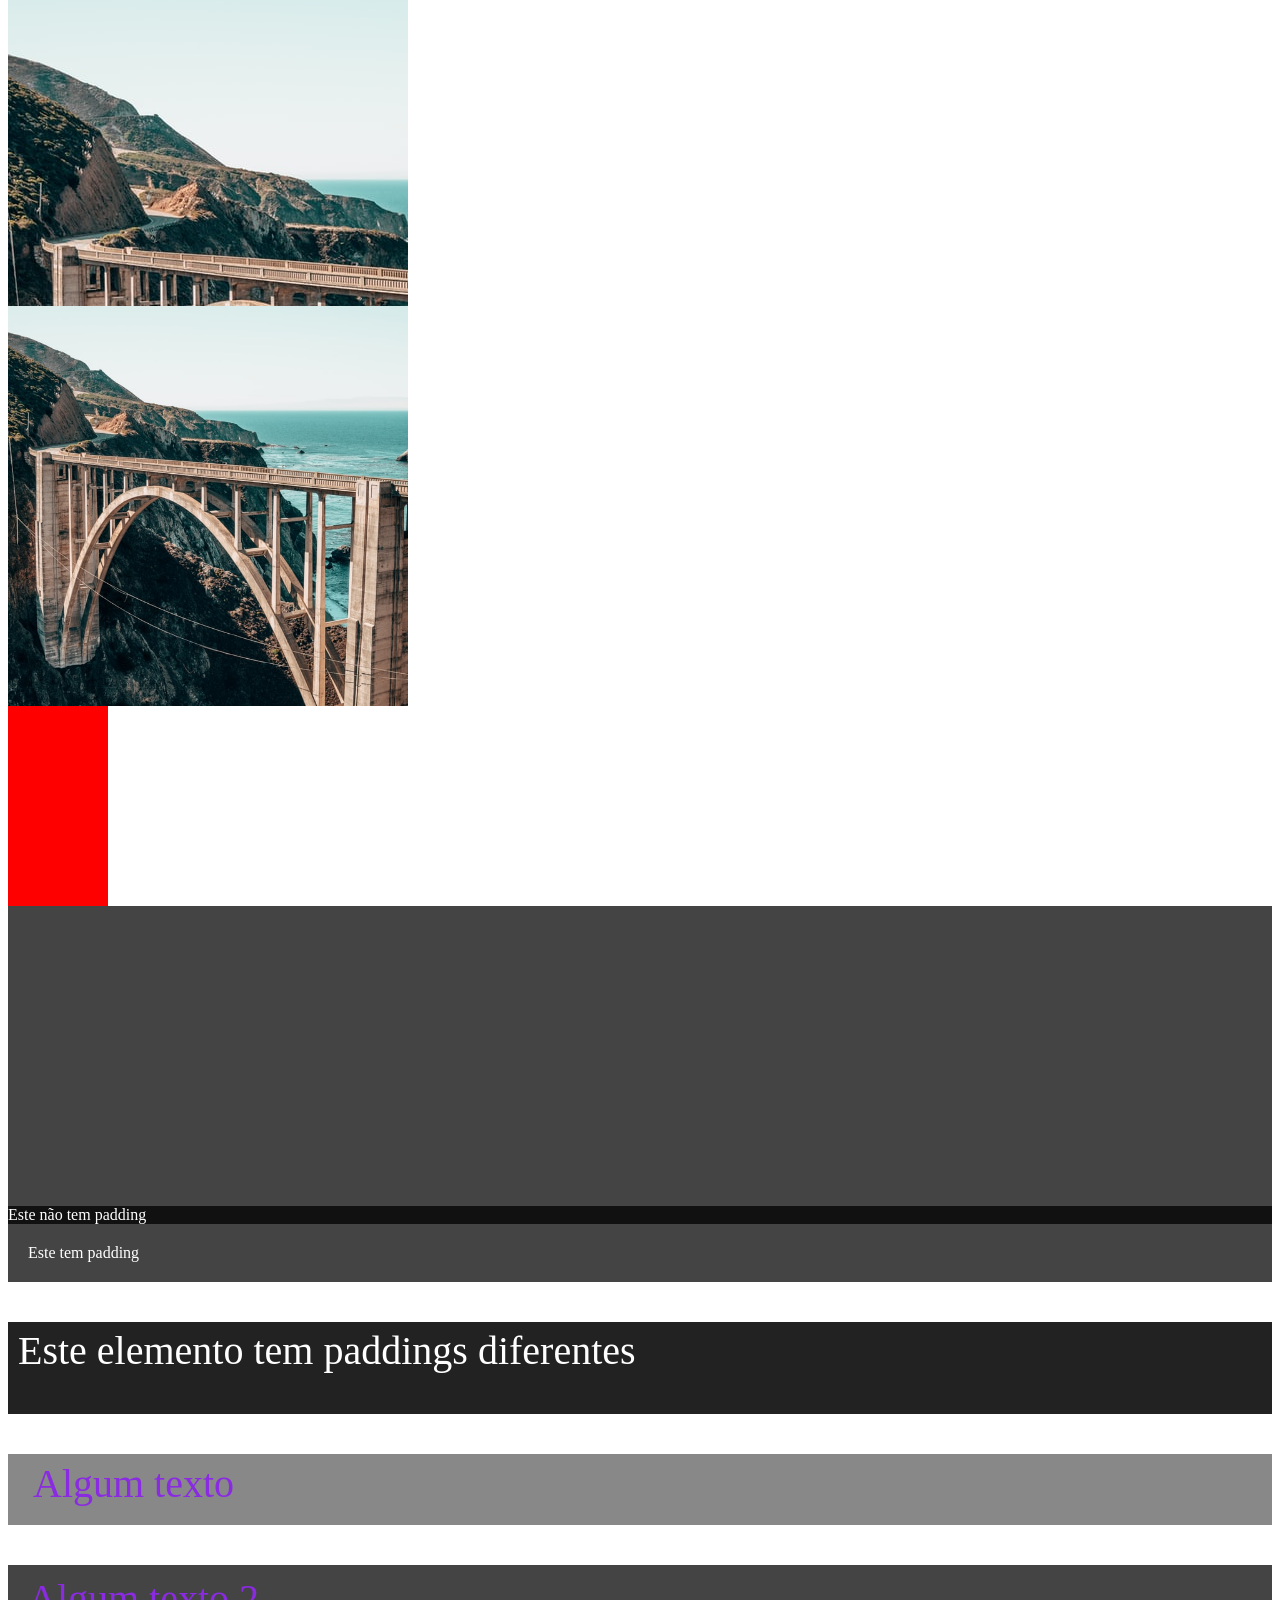
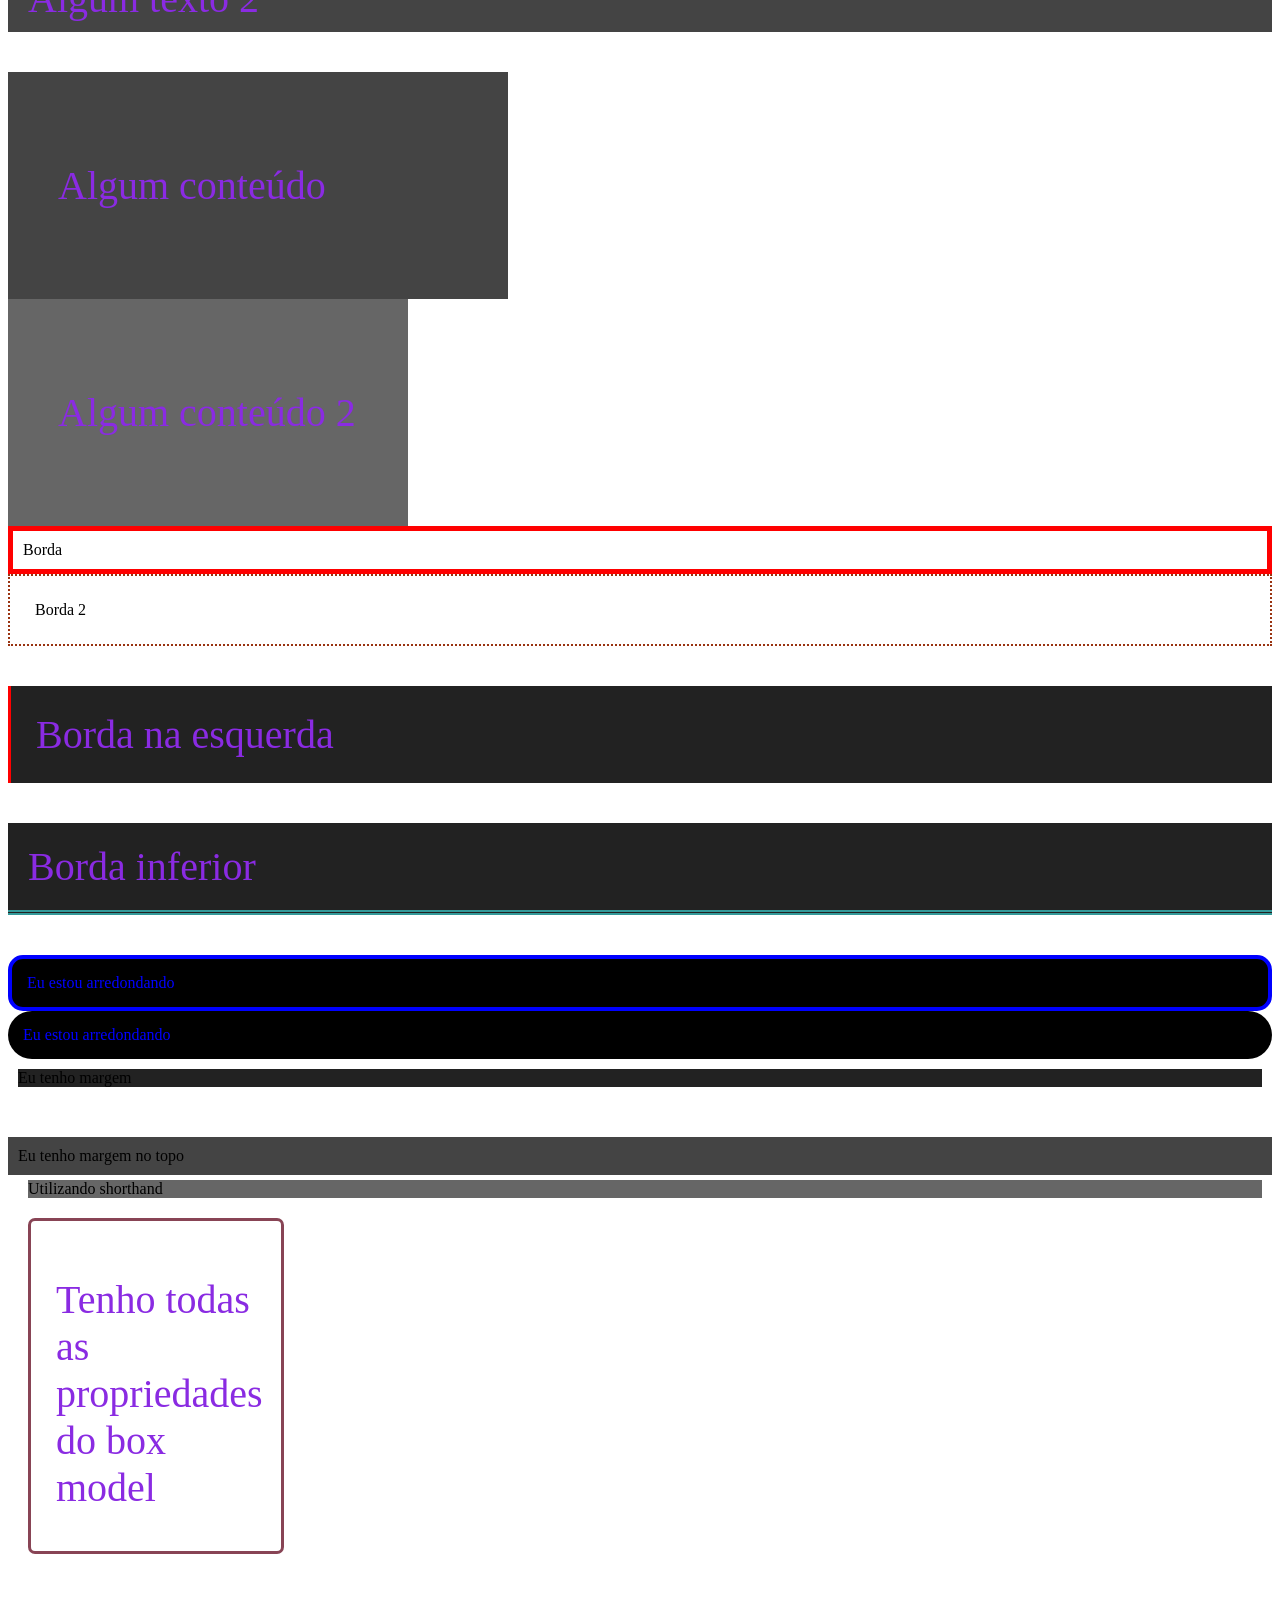
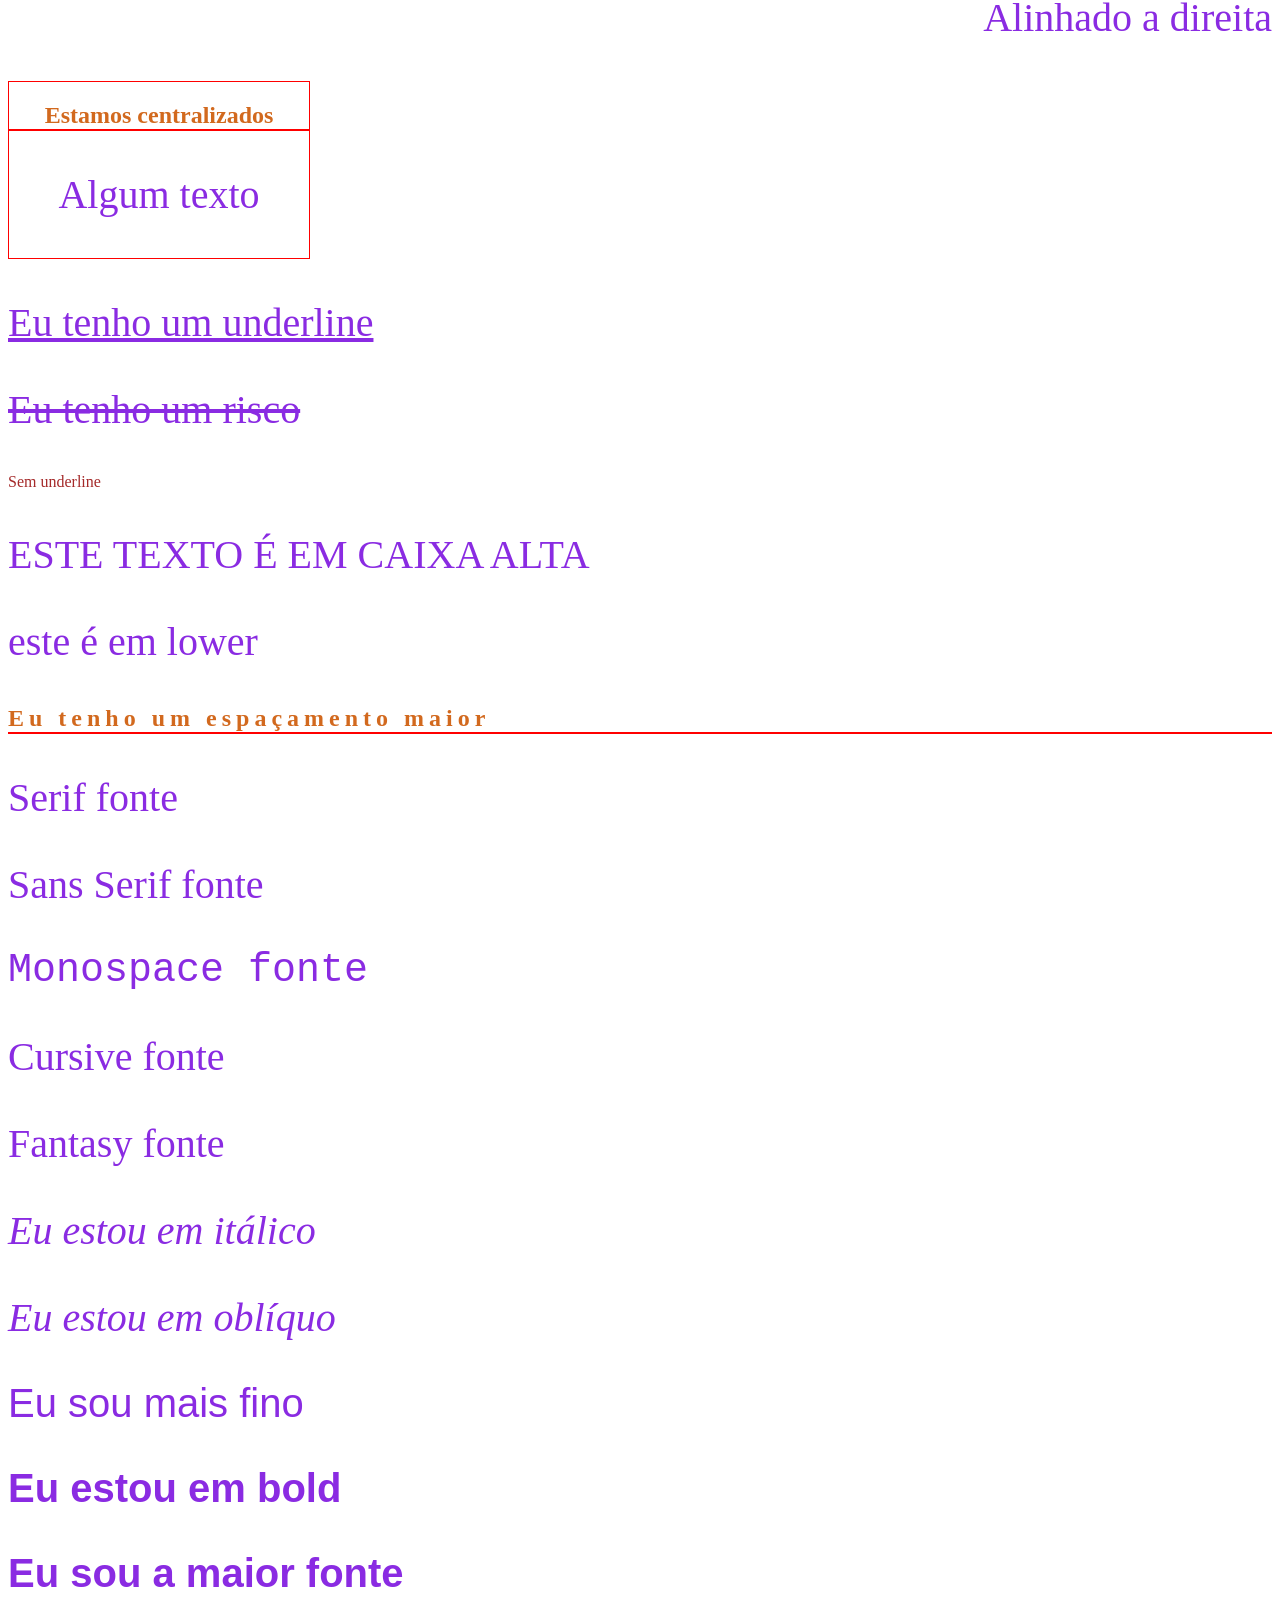
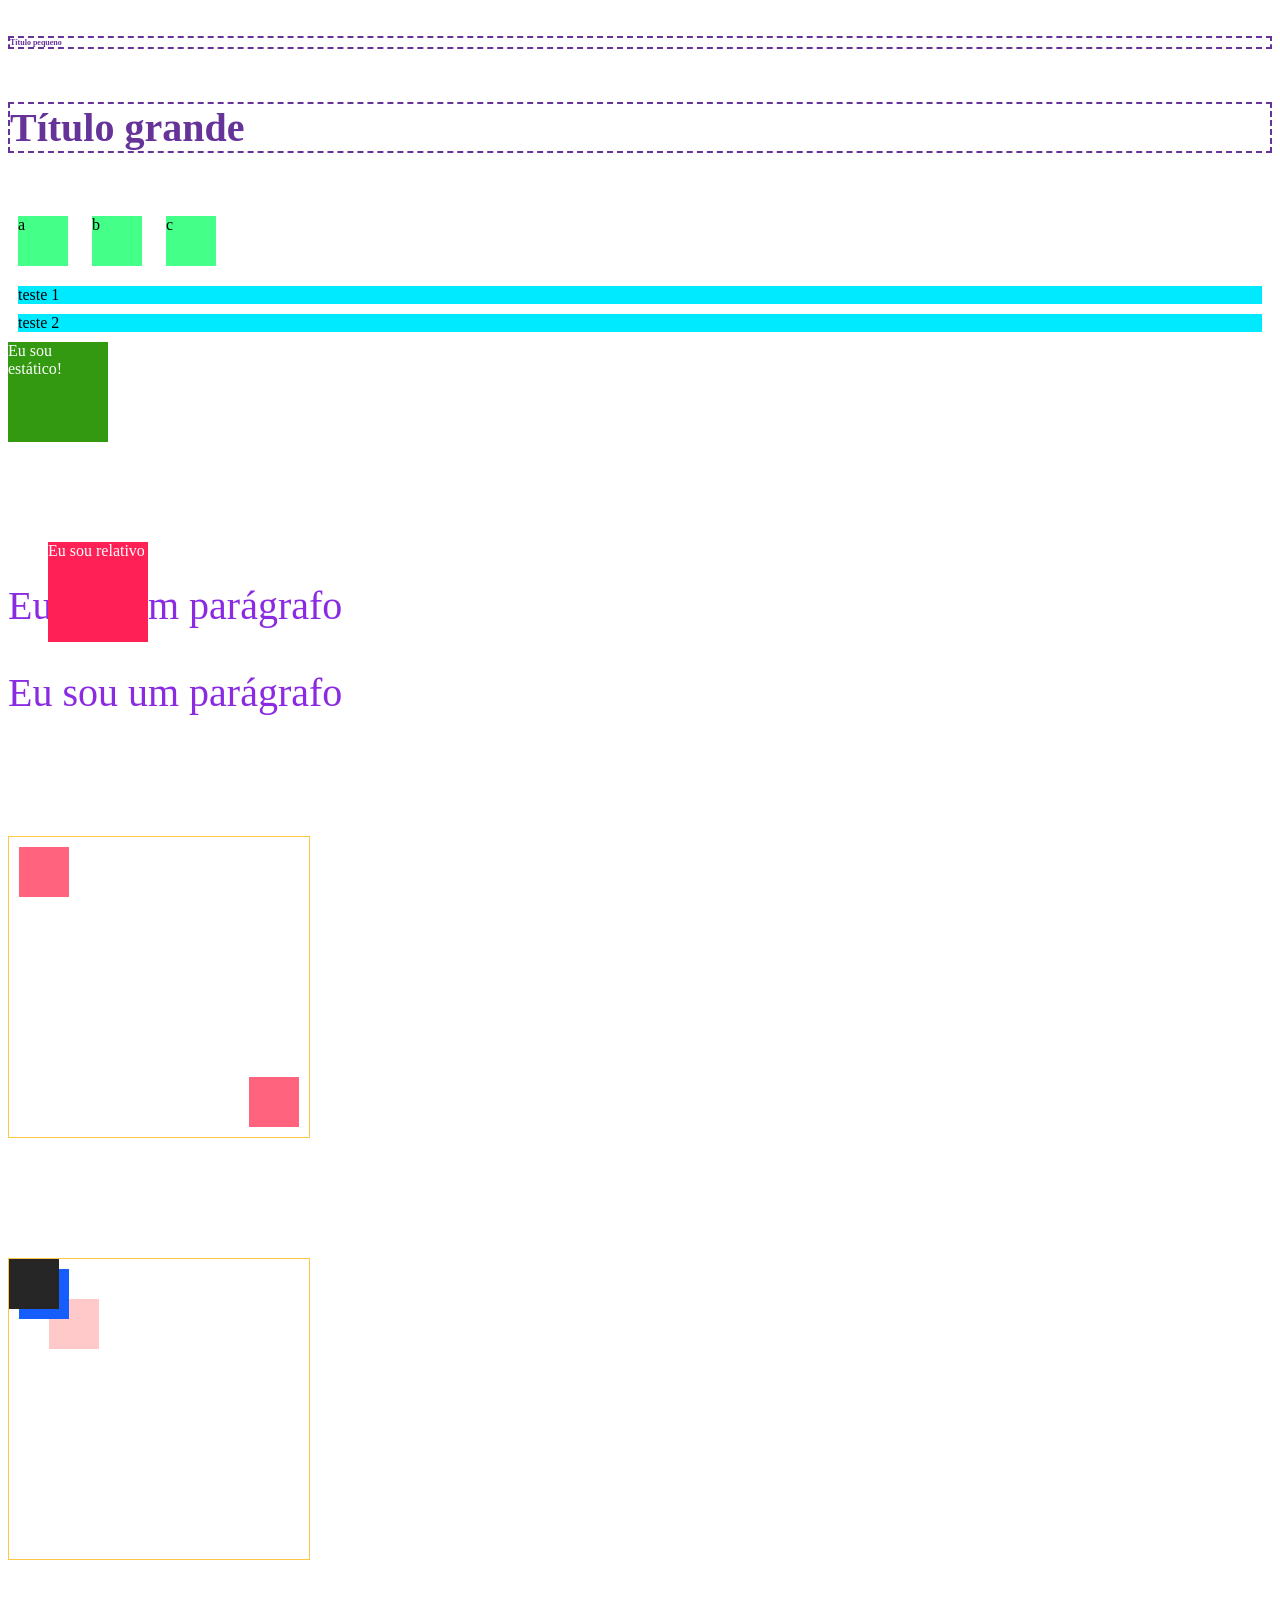
<file: 3_CSS/index.html>
<!DOCTYPE html>
<html lang="pt-BR">
<head>
    <meta charset="UTF-8">
    <meta name="viewport" content="width=device-width, initial-scale=1.0">
    <title>CSS</title>
    <!-- 3 - Intear CSS -->
     <style>
        p{
            color:blue;
            font-size: 40px;

        }
     </style>

    <!-- 4 - External CSS -->
     <!-- Cascading style sheets -->
     <link rel="stylesheet" href="css/styles.css">
     <link rel="stylesheet" href="css/lists.css">
     <link rel="stylesheet" href="css/desafio_CSS.css">
</head>
<body>
    <!-- 1 - Inline CSS -->
     <h1 style="color: red;">Mudar cor com o Inline</h1>
     <h1 style="color: aquamarine;">Outro título</h1>

     <!-- 2 - Mútiplas regras -->
      <h1 style="color: blueviolet; font-size: 55px; border-bottom: 2px solid red;">
        Mudar cor e tamanho da fonte
    </h1>

    <!-- 3 - Intear CSS -->
     <p>Eu fui estilizado pelo internal</p>
     <p>Mais um</p>
     <p>E mais outro</p>

    <!-- 4 - External CSS  -->
    <h3>Meu título verde</h3>
    <h2>Segundo teste</h2>

     <!-- 47 - Position sticky -->
       <div class="sticky">
         <span>Eu sou sticky</span>
       </div>

    <!-- 5 - Ordem do CSS -->
     <p style="color: red;">Ordem do CSS</p>
     <p>Ordem do CSS</p>

    <!-- 6 - Multiplos CSS -->
     <ul>
        <li>Banana</li>
        <li>Maçã</li>
        <li>Laranja</li>
     </ul>

    <!-- 7 - Desafio -->
     <h4>Desafio</h4>

    <!-- 8 - Classes -->

     <p class="paragraph">Algum texto</p>
     <p class="paragraph">Algum texto</p>
     <p class="paragraph">Algum texto</p>

    <!-- 9 - IDs -->
      <h1 id="exclusive-title">Este é um título com id</h1>

    <!-- 10 - Multiplas regras, ordem do css -->
     <h2 id="algum-titulo" class="titulo">Algum texto 1</h2>
     <h2 class="titulo">Algum texto 2</h2>
     <h2>Algum texto 3</h2>

    <!-- 11 - Nome de cor -->
     <p class="color-name">Qualquer texto para nome de cores</p>

    <!-- 12 - Hex -->
     <p class="hex">Parágrafo com hex</p>
     <p class="hex2">Parágrafo com outra hex</p>

    <!-- 13 - Mais sobre hex -->
     <p class="simple-hex">Hex simplificado</p>
     <p class="simple-hex2">Hex simplificado 2</p>

    <!-- 14 - RGB -->
      <p class="rgb">Este foi estilizado com RGB</p>

      <p class="mixed-rgb">Este foi estilizado com RGB</p>

    <!-- 15 - RGBA -->
     <p class="rgba">Esse foi estilizado com rgba</p>

    <!-- 16 - HSL -->
     <p class="hsl">Esse foi estilizado com HSL</p>
     <p class="hsl-2">Esse foi estilizado com HSL</p>

    <!-- 17 - Background color -->
     <p class="bg">Mude o meu background</p>
     <p class="bg-2">Outra variação background</p>

    <!-- 18 - Opacidade no background -->
     <div class="bg-opacity">
        <p>Estou aqui!</p>
     </div>

     <div class="bg-opacity-2">
        <p>Estou aqui quase vísivel!</p>
     </div>

    <!-- 19 - RGBA com opacidade -->
     <div class="rgba-opacity">
        <h1>este título precisa estar visível</h1>
     </div>

     <!-- 20 - Bg image -->
      <h1 class="bg-image">Este título tem uma imagem</h1>

    <!-- 21 - centralizar img de bg -->
     <div class="not-centered-bg"></div>
     <div class="centered-bg"></div>

    <!-- 22 - Largura e altura -->
     <div class="height-width"></div>
     <div class="height-width-2"></div>

    <!-- 23 - Padding -->
     <div class="without-padding">Este não tem padding</div>
     <div class="padding">Este tem padding</div>
     
    <!-- 24 - Padding individual -->
     <p class="padding-individual">Este elemento tem paddings diferentes</p>

    <!-- 25 - Shorthand padding  -->
     <p class="shorthand-padding">Algum texto</p>
     <p class="shorthand-padding-2">Algum texto 2</p>

    <!-- 26 - Padding com width -->
     <div class="without-border-box">
        <p>Algum conteúdo</p>
     </div>
     <div class="border-box">
        <p>Algum conteúdo 2</p>
     </div>

    <!-- 27 - Border -->
     <div class="border">Borda</div>
     <div class="border-2">Borda 2</div>

    <!-- 28 - Borda individual -->
     <p class="border-left">Borda na esquerda</p>
     <p class="border-bottom">Borda inferior</p>

    <!-- 29 - Borda arredonda -->
     <div class="rounded-p">Eu estou arredondando</div>
     <div class="rounded-p-2">Eu estou arredondando</div>


    <!-- 30 - Margem -->
     <div class="margin">Eu tenho margem</div>
     <div class="margin-top">Eu tenho margem no topo</div>
     <div class="margin-shorthand">Utilizando shorthand</div>

    <!-- 31 - Box model -->
     <div class="box-model">
        <p>Tenho todas as propriedades do box model</p>
     </div>

    <!-- 32 - Text aligment -->
     <p class="text-aligned">Alinhado a direita</p>
     <div class="container-center">
        <h2>Estamos centralizados</h2>
        <p>Algum texto</p>
     </div>

    <!-- 33 - Text decoration -->
     <p class="underline">Eu tenho um underline</p>
     <p class="line-trough">Eu tenho um risco</p>
     <a href="#" class="remove-underline">Sem underline</a>
    

    <!-- 34 - Text transform -->
     <p class="upper">Este texto é em caixa alta</p>
     <p class="lower">ESTE É EM LOWER</p>

    <!-- 35 - Letter spacing -->
     <h2 class="spacing">Eu tenho um espaçamento maior</h2>

    <!-- 36 - Fontes -->
     <p class="serif">Serif fonte</p>
     <p class="sans-serif">Sans Serif fonte</p>
     <p class="monospace">Monospace fonte</p>
     <p class="cursive">Cursive fonte</p>
     <p class="fantasy">Fantasy fonte</p>
    
    <!-- 37 - Font style -->
     <p class="italic">Eu estou em itálico</p>
     <p class="oblique">Eu estou em oblíquo</p>
    
    <!-- 38 - Font weight -->
     <p class="thin">Eu sou mais fino</p>
     <p class="bold">Eu estou em bold</p>
     <p class="bolder">Eu sou a maior fonte</p>

   <!-- 39 - Font size -->
     <h4 class="small">Título pequeno</h4>
     <h4 class="big">Título grande</h4>

   <!-- 40 - Display -->
     <div class="inline-box">a</div>
     <div class="inline-box">b</div>
     <div class="inline-box">c</div>
     <div class="block">teste 1</div>
     <div class="block">teste 2</div>

   <!-- 41 - Escondendo elementos -->
     <p class="invisible">Me encontre se puder</p>

   <!-- 42 - Position static -->
      <div class="static">
         <span>Eu sou estático!</span>
      </div>

   <!-- 43 - Position relative -->
      <div class="relative">
         <span>Eu sou relativo</span>
      </div>
      <p>Eu sou um parágrafo</p>

   <!-- 44 - Position absolute -->
      <div class="absolute">
         <span>Eu seou absoluto</span>
      </div>
      <p>Eu sou um parágrafo</p>


      <!-- 45 - Relative com absolute -->
       <div class="relative-container">
         <div class="absolute-1"></div>
         <div class="absolute-2"></div>
       </div>

      <!-- 46 - Position fixed -->
       <div class="fixed">
         <span>Estou fixo</span>
       </div>

       <!-- 47 - Position sticky -->
       <!-- <div class="sticky">
         <span>Eu sou sticky</span>
       </div>  -->


      <!-- 48 - z-index -->
       <div class="relative-container">
         <div class="absolute-3"></div>
         <div class="absolute-4"></div>
         <div class="absolute-5"></div>
       </div>


</body>
</html>
</file>
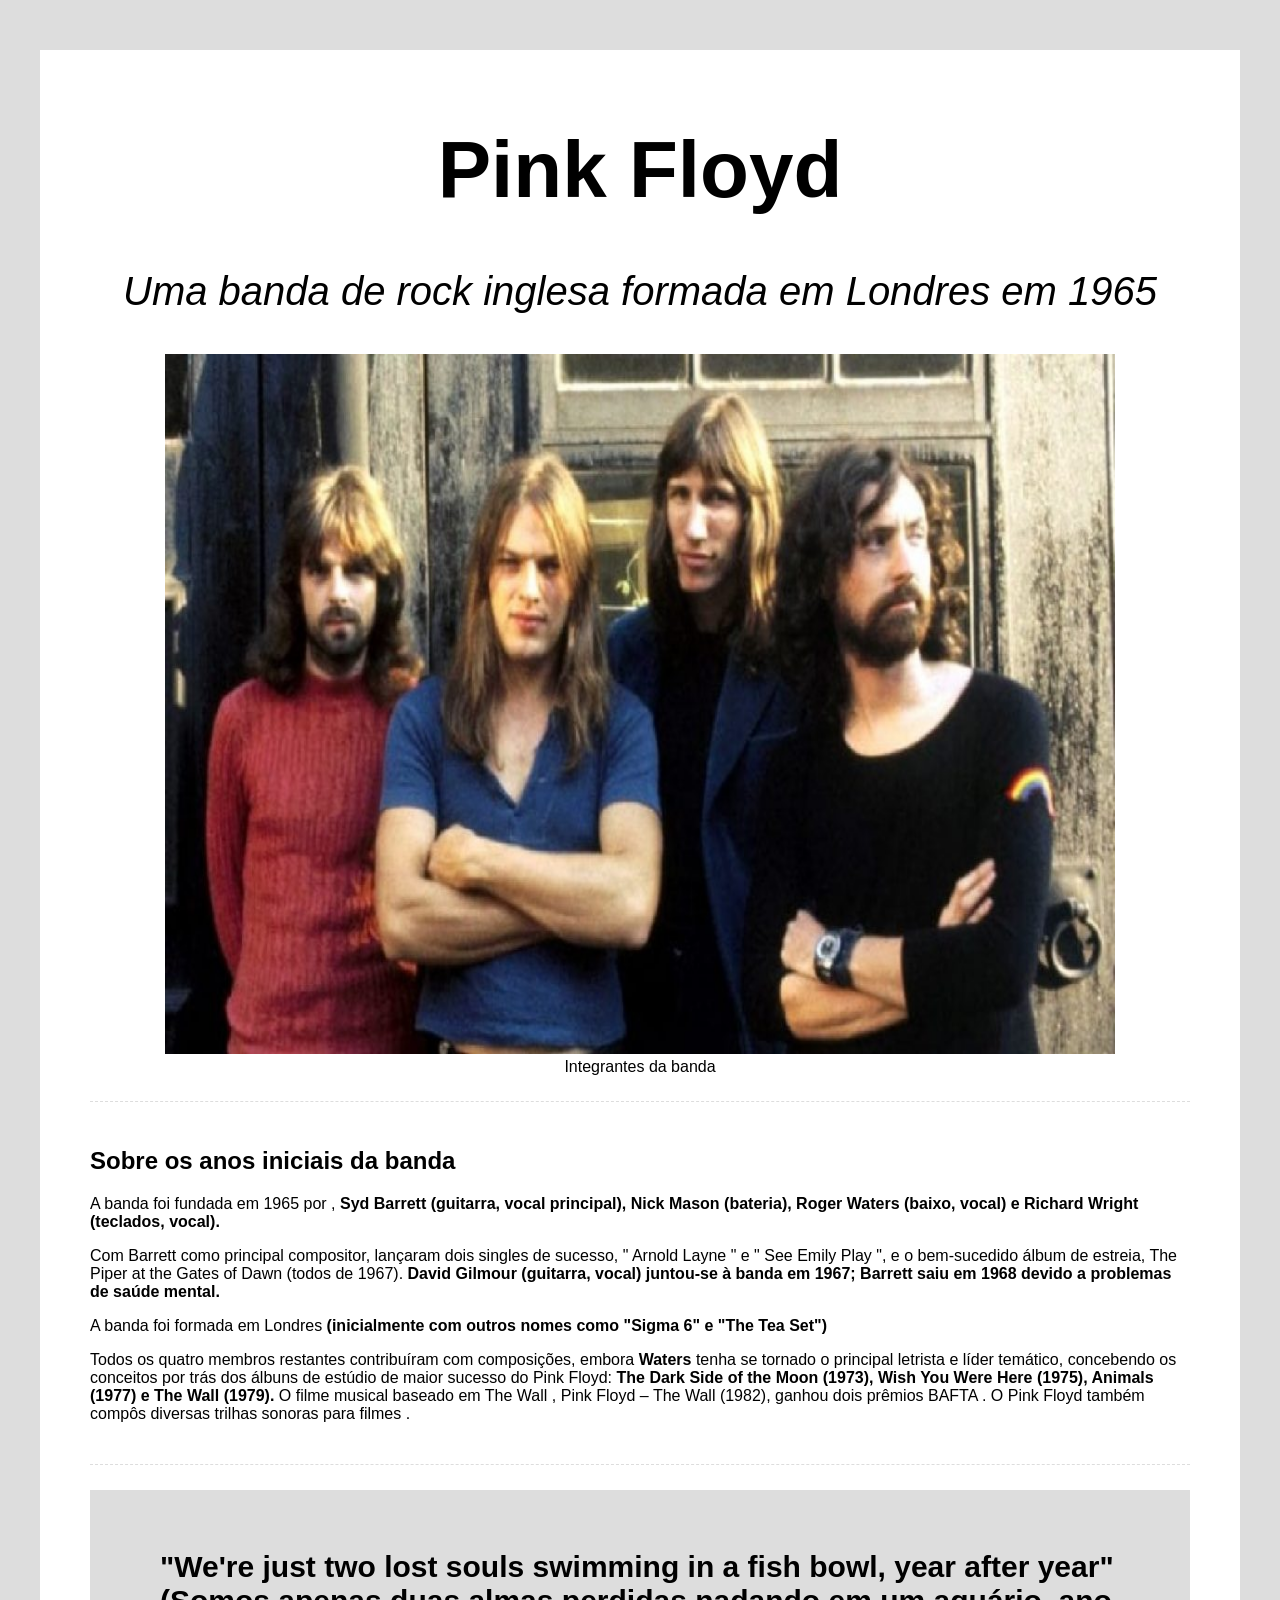
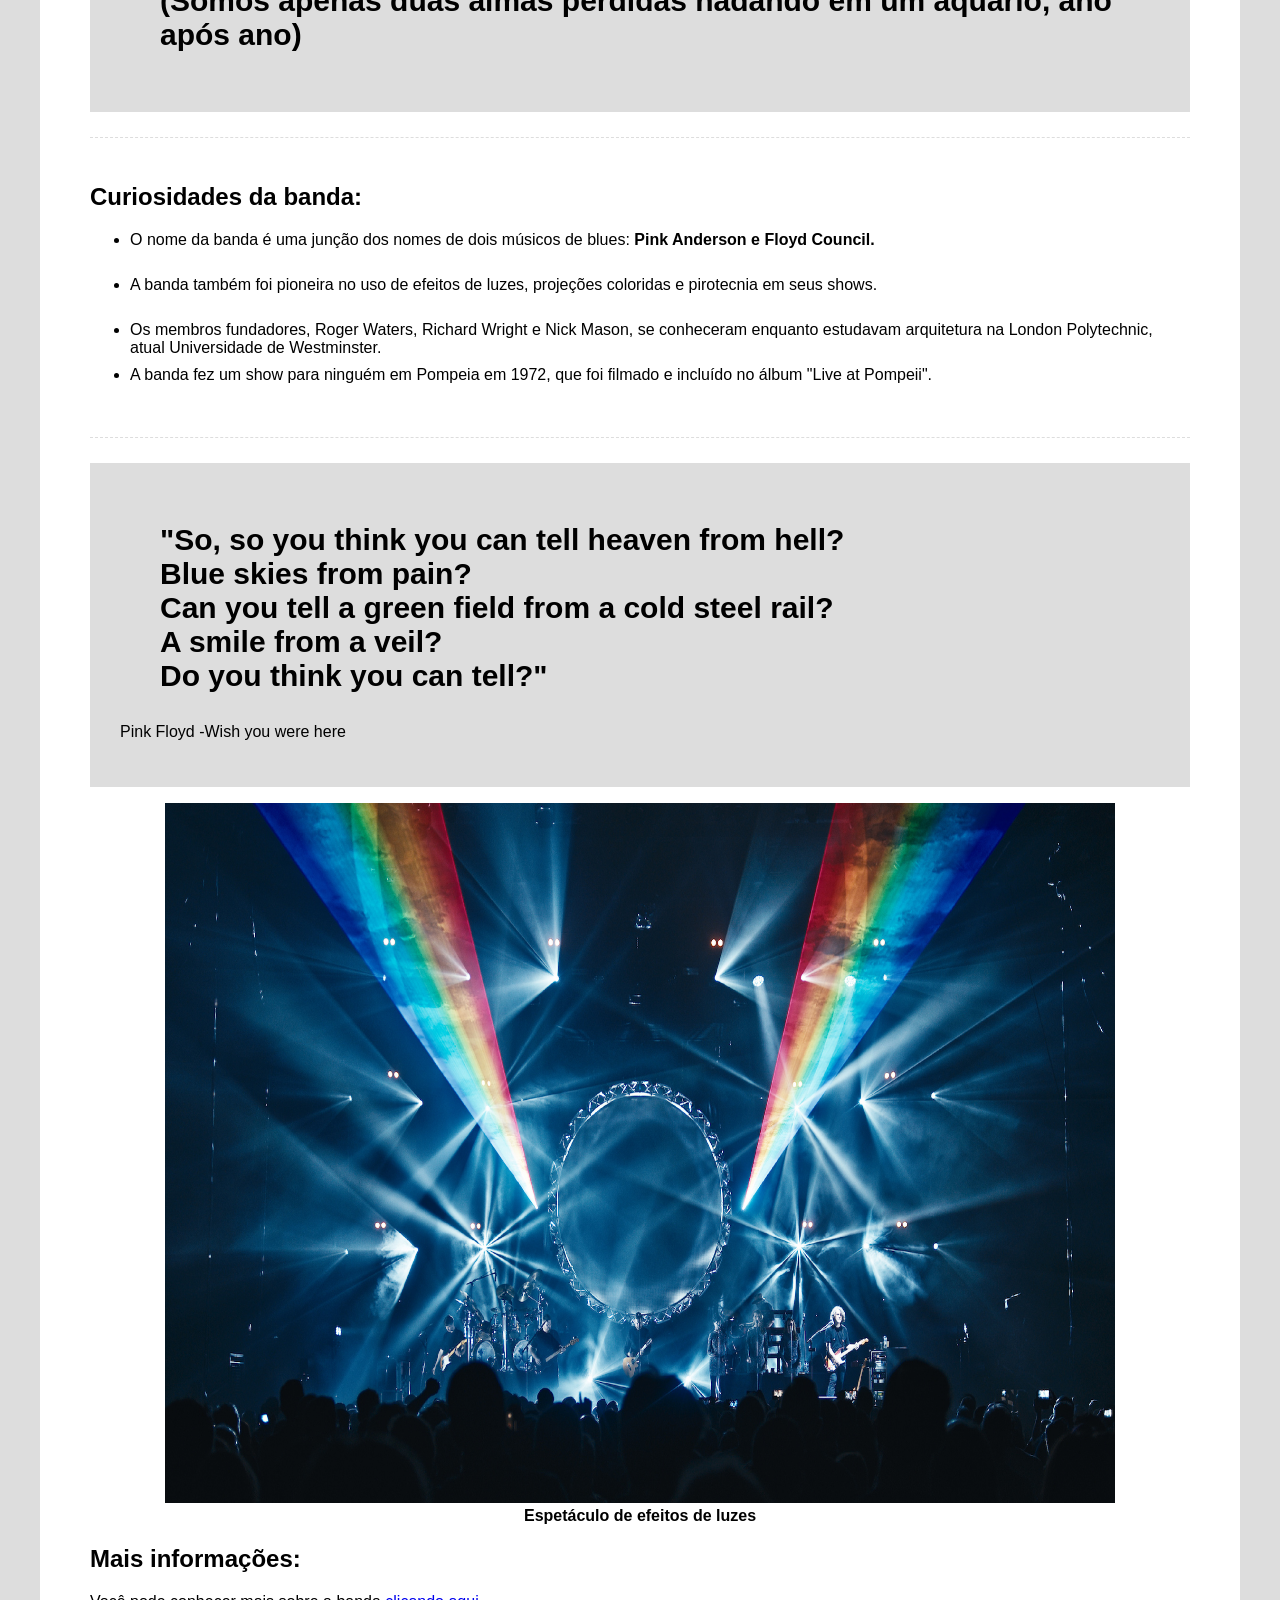
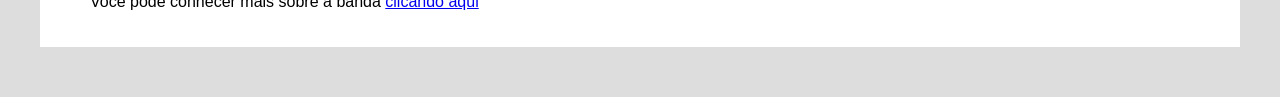
<file: 4_TRIBUTO/index.html>
<!DOCTYPE html>
<html lang="pt-br">
<head>
    <meta charset="UTF-8">
    <meta name="viewport" content="width=device-width, initial-scale=1.0">
    <title>Tributo Pink Floyd</title>
    <link rel="stylesheet" href="css/styles.css">
</head>
<body>
    <div class="container">
        <!-- Cabeçalho -->
         <div class="header">
            <h1 class="main-title">Pink Floyd</h1>
            <p class="main-paragraf">Uma banda de rock inglesa formada em
                 Londres em 1965</p>
         </div>
         <!-- Imagem de destaque -->
         <div class="featured-image">
            <figure>
                <img src="img/img-1.jpg" alt="A banda Pink Floyd">
                <figcaption>Integrantes da banda</figcaption>
            </figure>
         </div>
         <!-- Biografia -->
         <div class="biography-container">
            <h2>Sobre os anos iniciais da banda</h2>
            <p>A banda foi fundada em 1965 por
                 ,<span class="bold"> Syd Barrett (guitarra, vocal principal),
                     Nick Mason (bateria),
                     Roger Waters (baixo, vocal) e
                      Richard Wright (teclados, vocal).</span>
            </p>
            <p>
                Com Barrett como principal compositor, lançaram dois singles
                 de sucesso, " Arnold Layne " e " See Emily Play ", e o
                  bem-sucedido álbum de estreia,
                   The Piper at the Gates of Dawn (todos de 1967). 
                   <span class="bold">David Gilmour (guitarra, vocal) juntou-se 
                    à banda em 1967; 
                   Barrett saiu em 1968 devido a problemas de saúde mental.</span>
            </p>
            <p>
                A banda foi formada em Londres <span class="bold">
                    (inicialmente com outros nomes como "Sigma 6" e "The Tea Set")
                    </span>
            </p>
            <p>
              Todos os quatro membros restantes contribuíram com composições, 
              embora <span class="bold">Waters</span> tenha se tornado o 
              principal letrista e líder temático, concebendo os conceitos por 
              trás dos álbuns de estúdio de maior sucesso do Pink Floyd: 
              <span class="bold">The Dark Side of the Moon (1973), 
                Wish You Were Here (1975), Animals (1977) e The Wall (1979).</span> 
              O filme musical baseado em The Wall , Pink Floyd – The Wall (1982), 
              ganhou dois prêmios BAFTA . O Pink Floyd também compôs diversas 
              trilhas sonoras para filmes . 
            </p>
         </div>
         <!-- Container de citação -->
          <div class="quotes-container">
            <blockquote>
                "We're just two lost souls swimming in a fish bowl, year after 
                year"(Somos apenas duas almas perdidas nadando em um aquário, 
                ano após ano)
            </blockquote>
          </div>
          <!-- Curiosidades -->
           <div class="curiosities-container">
            <h2>Curiosidades da banda:</h2>
            <ul>
                <li>O nome da banda é uma junção dos nomes de dois músicos de 
                    blues: <span class="bold">Pink Anderson e Floyd Council.</span></li>

                <li>A banda também foi pioneira no uso de efeitos de luzes, 
                    projeções coloridas e pirotecnia em seus shows. </li>

                <li>Os membros fundadores, Roger Waters, Richard Wright e Nick 
                    Mason, se conheceram enquanto estudavam arquitetura na 
                    London Polytechnic, atual Universidade de Westminster.</li>

                <li>A banda fez um show para ninguém em Pompeia em 1972, que foi 
                    filmado e incluído no álbum "Live at Pompeii". </li>                
            </ul>
           </div>
           <!-- Segunda citação -->
            <div class="quotes-container">
                <blockquote>
                    "So, so you think you can tell heaven from hell? <br>
                     Blue skies from pain? <br>
                     Can you tell a green field from a cold steel rail? <br>
                     A smile from a veil? <br>
                     Do you think you can tell?"
                </blockquote>
                <p>Pink Floyd -Wish you were here</p>
            </div>
            <!-- Segunda imagem -->
            <div class="img-bold">
                <figure>
                    <img src="img/img-5.jpg" alt="Pink Floyd em um show">
                    <figcaption>Espetáculo de efeitos de luzes</figcaption>
                </figure>
            </div>
            <!-- Mais informção -->
            <div class="moreinfo-container">
                <h2>Mais informações:</h2>
                <p>Você pode conhecer mais sobre a banda 
                    <a href="https://en.wikipedia.org/wiki/Pink_Floyd">clicando aqui</a></p>
            </div>
    </div>
</body>
</html>
</file>
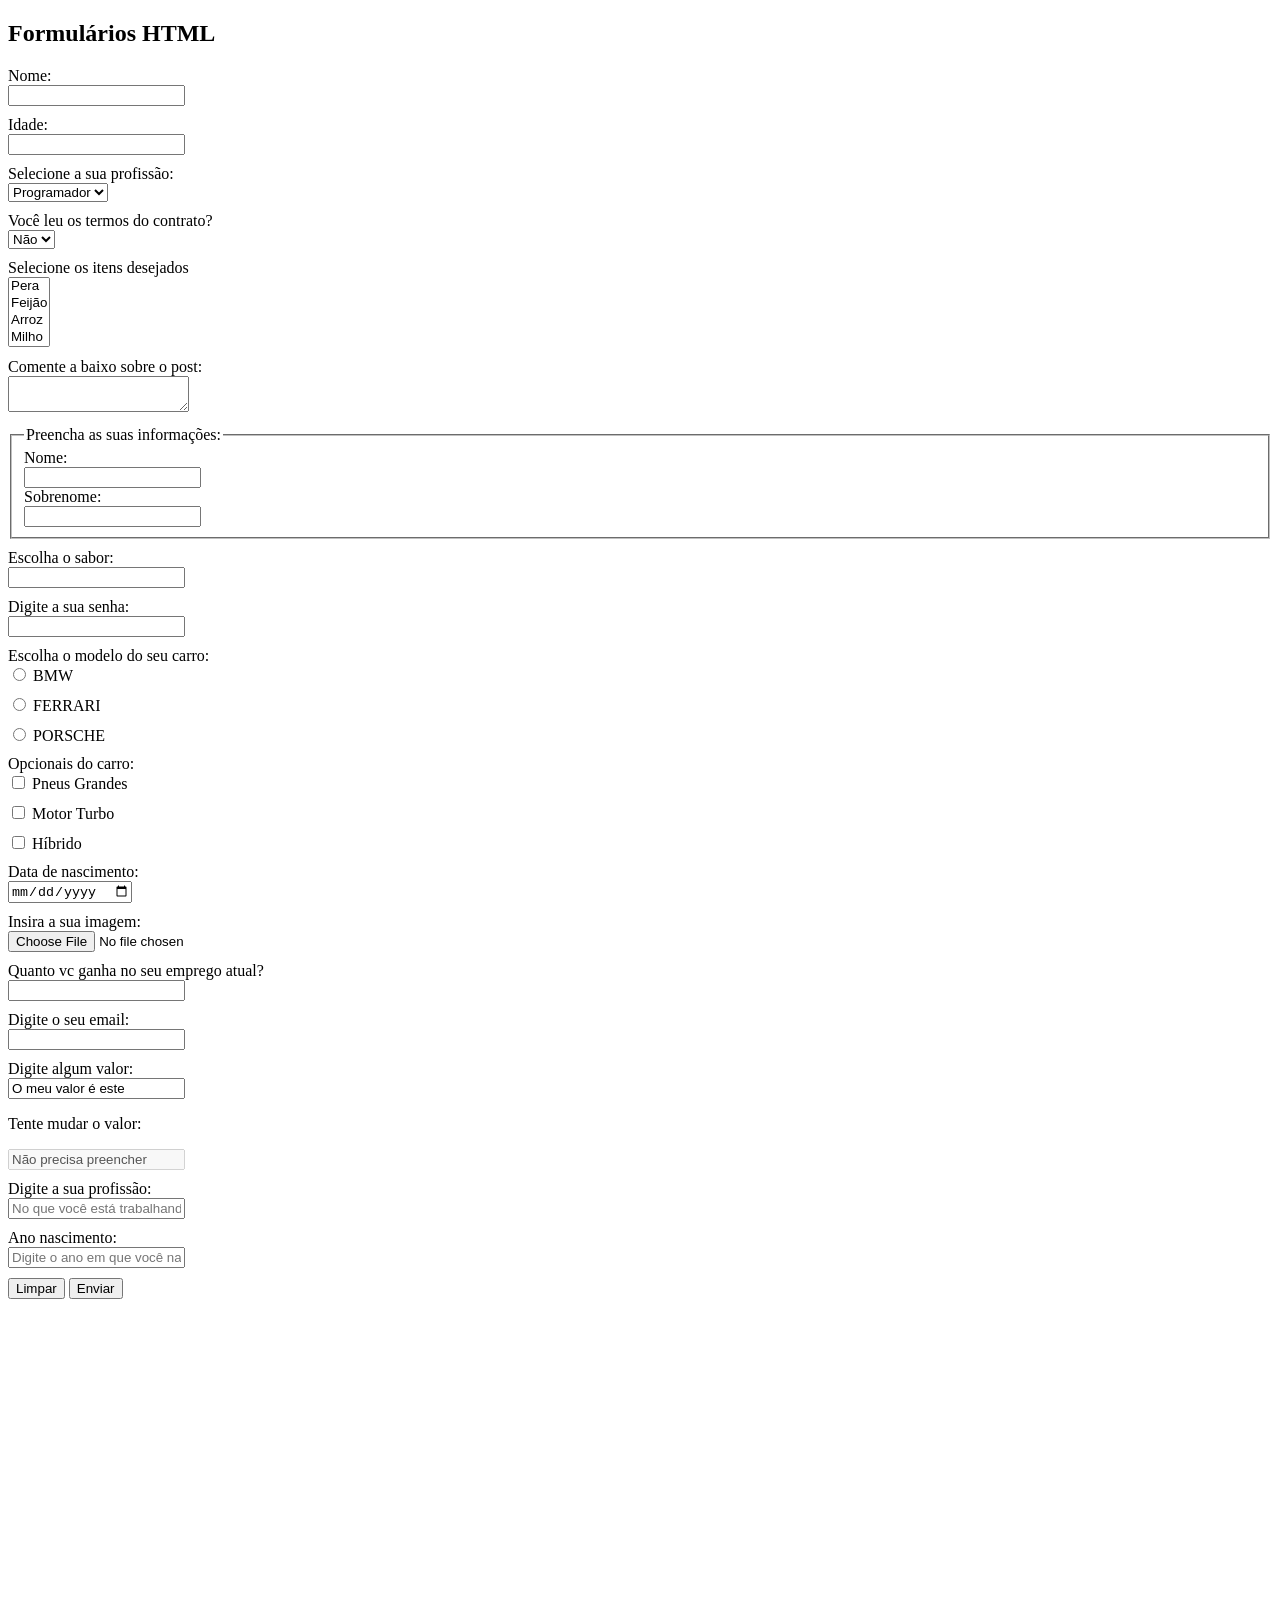
<file: 5_FORM/index.html>
<!DOCTYPE html>
<html lang="pt-br">
<head>
    <meta charset="UTF-8">
    <meta name="viewport" content="width=device-width, initial-scale=1.0">
    <title>Formulário</title>
    <link rel="stylesheet" href="css/styles.css">
</head>
<body>
    <h2>Formulários HTML</h2>
    <!-- 1 - Primeiro formulário -->
    <!-- 2 - Atributos do formulário -->
    <form action="register.php" method="Get">
        <div>
            <label>Nome:</label>
            <input type="text" />
        </div>
        <!-- 3 - atributo name -->
         <div>
            <!-- 4 - atributo label -->
            <label for="age">Idade:</label>
            <input type="text" name="age" />
         </div>
          <!-- 6 - select -->
          <div>
            <label for="job">Selecione a sua profissão:</label>
            <select name="job">
                <option value="programador">Programador</option>
                <option value="tester">Tester/QA</option>
                <option value="devops">DevOps</option>
            </select>
          </div>
           <!-- 7 - atributo selected -->
           <div>
            <label for="contract">Você leu os termos do contrato?</label>
            <select name="contract">
                <option value="sim">Sim</option>
                <option value="nao" selected>Não</option>
            </select>
           </div>
           <!-- 8 - multiplas opções -->
            <div>
                <label for="items">Selecione os itens desejados</label>
                <select name="items" multiple>
                    <option value="pera">Pera</option>
                    <option value="feijao">Feijão</option>
                    <option value="arroz">Arroz</option>
                    <option value="milho">Milho</option>
                    <option value="ovos">Ovos</option>
                </select>
            </div>
           <!-- 9 - texarea-->
            <div>
                <label for="comment">Comente a baixo sobre o post:</label>
                <textarea name="comment"></textarea>
            </div>
            <!-- 10 - fieldset e legend -->
             <div>
                <fieldset>
                    <legend>Preencha as suas informações:</legend>
                    <label for="firstname">Nome:</label>
                    <input type="text" name="firstname">
                    <label for="lastname">Sobrenome:</label>
                    <input type="text" name="lastname">
                </fieldset>
             </div>
            <!-- 11 - datalist -->
             <div>
                <label for="flavor">Escolha o sabor:</label>
                <input type="text" list="flavors" name="flavor">

                <datalist id="flavors">
                    <option value="Cereja"></option>
                    <option value="Morango"></option>
                    <option value="Abacaxi"></option>
                    <option value="Chocolate"></option>
                </datalist>
             </div>
            <!-- 12 - senha -->
             <div>
                <label for="password">Digite a sua senha:</label>
                <input type="password" name="password">
             </div>

            <!-- 14 - radio button -->
             <div>
                <label for="car_model">Escolha o modelo do seu carro:</label>
                <div class="radio">
                    <input type="radio" value="bmw" name="car_model">
                    <label for="bmw">BMW</label>
                </div>
                <div class="radio">
                    <input type="radio" value="bmw" name="car_model">
                    <label for="ferrari">FERRARI</label>
                </div>
                <div class="radio">
                    <input type="radio" value="bmw" name="car_model">
                    <label for="porsche">PORSCHE</label>
                </div>
             </div>
            
            <!-- 15 - checkbox -->
             <div>
                <label for="optionals">Opcionais do carro:</label>
                <div class="radio">
                    <input type="checkbox" name="optionals[]" value="big_tires">
                    <label for="big_tires">Pneus Grandes</label>
                </div>
                <div class="radio">
                    <input type="checkbox" name="optionals[]" value="turbo_engine">
                    <label for="turbo_engine">Motor Turbo</label>
                </div>
                <div class="radio">
                    <input type="checkbox" name="optionals[]" value="hybrid">
                    <label for="hybrid">Híbrido</label>
                </div>
             </div>

            <!-- 16 - datas -->
             <div>
                <label for="birthday">Data de nascimento:</label>
                <input type="date" name="birthday">
             </div>

            <!-- 17 - arquivos -->
             <div>
                <label for="image">Insira a sua imagem:</label>
                <input type="file" name="image">
             </div>

            <!-- 18 - numeros -->
             <div>
                <label for="salary">Quanto vc ganha no seu emprego atual?</label>
                <input type="number" name="salary">
             </div>

            <!-- 19 - emails -->
             <div>
                <label for="email">Digite o seu email:</label>
                <input type="email" name="email">
             </div>

            <!-- 20 - value -->
             <div>
                <label for="value">Digite algum valor:</label>
                <input type="text" value="O meu valor é este" name="value">
             </div>

            <!-- 21 - disabled -->
             <div>
                <p>Tente mudar o valor:</p>
                <input type="text" value="Não precisa preencher" disabled>
             </div>

            <!-- 22 - placeholder -->
             <div>
                <label for="curretjob">Digite a sua profissão:</label>
                <input type="text" name="curretjob" placeholder="No que você está trabalhando agora?">
             </div>
             
            <!-- 23 - required -->
             <div>
                <label for="birthyear">Ano nascimento:</label>
                <input type="text" placeholder="Digite o ano em que você nasceu" required>
             </div>

            <!-- 13 - resetar form -->
             <input type="reset" value="Limpar">

            <!-- 5 - envio de form -->
          <input type="submit" value="Enviar" />
    </form>

</body>
</html>
</file>
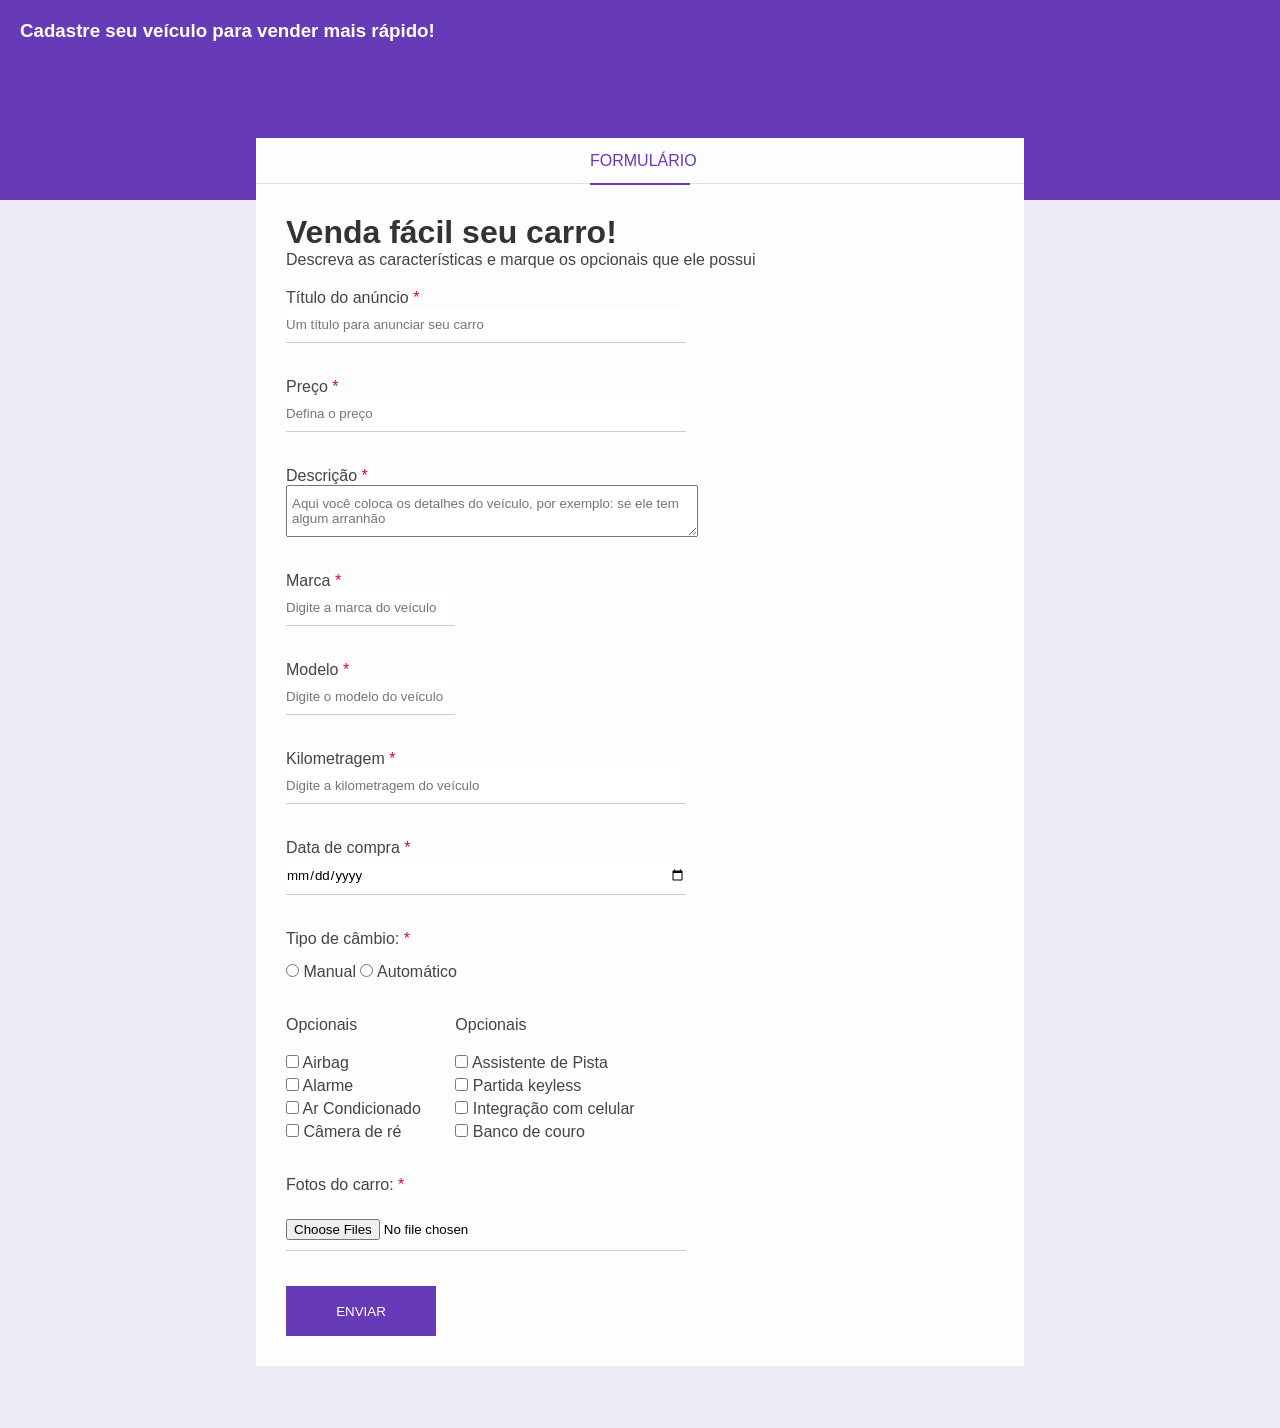
<file: 6_FORM_PROJECT/index.html>
<!DOCTYPE html>
<html lang="pt-br">
<head>
    <meta charset="UTF-8">
    <meta name="viewport" content="width=device-width, initial-scale=1.0">
    <title>Venda seu carro</title>
    <link rel="stylesheet" href="css/styles.css">
</head>
<body>
    <div class="container">
        <div class="header">
            <h3>Cadastre seu veículo para vender mais rápido!</h3>
        </div>
        <div class="form-container">
            <div class="form-header">
                <p>Formulário</p>
            </div>
            <div class="form-body">
                <h1 class="form-litle">Venda fácil seu carro!</h1>
                <p>
                    Descreva as características e marque os opcionais que ele possui
                </p>
                <form>
                    <div class="box-input">
                        <label for="title"
                            >Título do anúncio <span class="required-field">*</span></label>
                    
                        <input 
                            type="text" 
                            name="title" 
                            id="title" 
                            class="block" 
                            placeholder="Um título para anunciar seu carro"
                            minlength="1"
                            maxlength="30"
                            required
                        />
                    </div>
                       <div class="box-input">
                        <label for="price"
                            >Preço <span class="required-field">*</span></label>
                    
                        <input 
                            type="number" 
                            name="price" 
                            id="price" 
                            class="block" 
                            placeholder="Defina o preço"
                            required
                        />
                    </div>
                       <div class="box-input">
                        <label for="description"
                            >Descrição <span class="required-field">*</span></label>
                    
                        <textarea name="description" 
                        id="description" class="block" 
                        placeholder="Aqui você coloca os detalhes do veículo, por exemplo: se ele tem algum arranhão"
                        ></textarea>
                    </div>
                    <div class="box-input">
                        <label for="brand"
                            >Marca <span class="required-field">*</span></label>
                    
                        <input 
                            type="brand" 
                            name="title" 
                            id="brand" 
                            class="block" 
                            placeholder="Digite a marca do veículo"
                            required
                        />
                    </div>
                    <div class="box-input">
                        <label for="model"
                            >Modelo <span class="required-field">*</span></label>
                    
                        <input 
                            type="model" 
                            name="title" 
                            id="model" 
                            class="block" 
                            placeholder="Digite o modelo do veículo"
                            required
                        />
                    </div>
                    <div class="box-input">
                        <label for="mileage"
                            >Kilometragem <span class="required-field">*</span></label>
                    
                        <input 
                            type="number" 
                            name="mileage" 
                            id="mileage" 
                            class="block" 
                            placeholder="Digite a kilometragem do veículo"
                            required
                        />
                    </div>
                       <div class="box-input">
                        <label for="purchase_date"
                            >Data de compra <span class="required-field">*</span></label>
                    
                        <input 
                            type="date" 
                            name="purchase_date" 
                            id="purchase_date" 
                            class="block" 
                            required
                        />
                    </div>
                    <div class="box-input">
                        <p>Tipo de câmbio: <span class="required-field">*</span></p>
                        <input type="radio" id="manual" name="gear">
                        <label for="manual">Manual</label>
                        <input type="radio" id="auto" name="gear">
                        <label for="auto">Automático</label>
                    </div>
                    <div class="optional-box">
                        <p>Opcionais</p>
                        <ul class="optional-list">
                            <li>
                                <input type="checkbox" 
                                id="airbag" 
                                name="optional[]" 
                                value="airbag"
                                />
                                <label for="airbag">Airbag</label>
                            </li>
                              <li>
                                <input type="checkbox" 
                                id="alarm" 
                                name="optional[]" 
                                value="alarm"
                                />
                                <label for="alarm">Alarme</label>
                            </li>
                              <li>
                                <input type="checkbox" 
                                id="ac" 
                                name="optional[]" 
                                value="ac"
                                />
                                <label for="ac">Ar Condicionado</label>
                            </li>
                              <li>
                                <input type="checkbox" 
                                id="reverse_camera" 
                                name="optional[]" 
                                value="reverse_camera"
                                />
                                <label for="reverse_camera">Câmera de ré</label>
                            </li>
                        </ul>
                    </div>
                                  <div class="optional-box">
                        <p>Opcionais</p>
                        <ul class="optional-list">
                            <li>
                                <input type="checkbox" 
                                id="lane_assist" 
                                name="optional[]" 
                                value="lane_assist"
                                />
                                <label for="lane_assist">Assistente de Pista</label>
                            </li>
                              <li>
                                <input type="checkbox" 
                                id="keyless" 
                                name="optional[]" 
                                value="keyless"
                                />
                                <label for="keyless">Partida keyless</label>
                            </li>
                              <li>
                                <input type="checkbox" 
                                id="smartphone" 
                                name="optional[]" 
                                value="smartphone"
                                />
                                <label for="smartphone">Integração com celular</label>
                            </li>
                              <li>
                                <input type="checkbox" 
                                id="leather_seat" 
                                name="optional[]" 
                                value="leather_seat"
                                />
                                <label for="leather_seat">Banco de couro</label>
                            </li>
                        </ul>
                    </div>
                    <div class="box-input">
                        <p>Fotos do carro: <span class="required-field">*</span></p>
                        <input type="file" multiple accept="imge/png, image/jpg"
                        id="images"
                        name="images"
                        required
                        />
                    </div>
                    <input type="submit" value="Enviar" class="btn-submit">
                </form>
            </div>
        </div>
    </div>
</body>
</html>
</file>
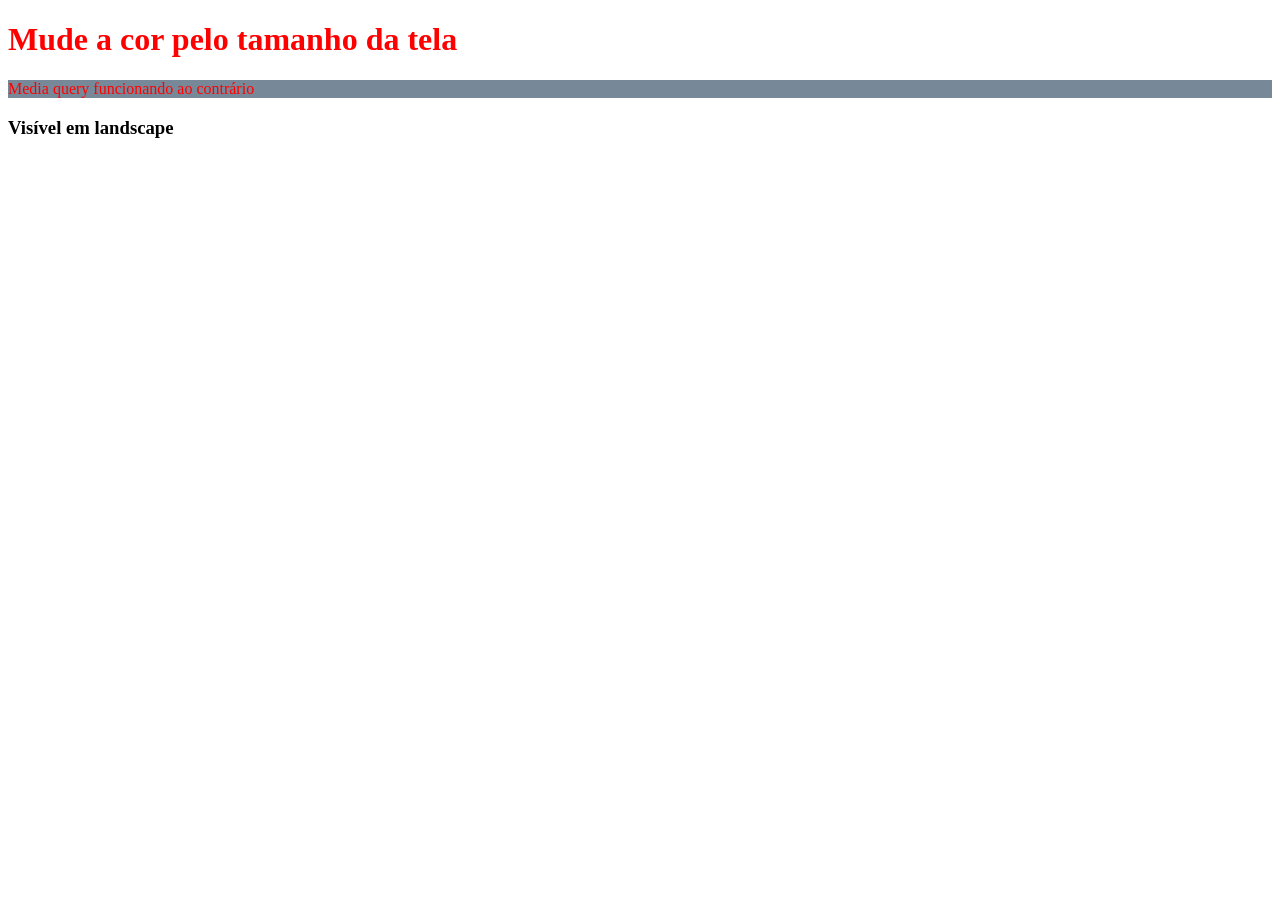
<file: 7_RESPONSIVIDADE/index.html>
<!DOCTYPE html>
<html lang="pt-br">
<head>
    <meta charset="UTF-8">
    <!-- 1 - Meta tag de responsividade -->
    <meta name="viewport" content="width=device-width, initial-scale=1.0">
    <title>Responsividade</title>
    <link rel="stylesheet" href="css/styles.css">
</head>
<body>
    <!-- 2 - Media query -->
     <h1>Mude a cor pelo tamanho da tela</h1>
    
    <!-- 3 - min width -->
     <p>Media query funcionando ao contrário</p>

     <!-- 4 - landscape -->
      <h3>Visível em landscape</h3>
</body>
</html>
</file>
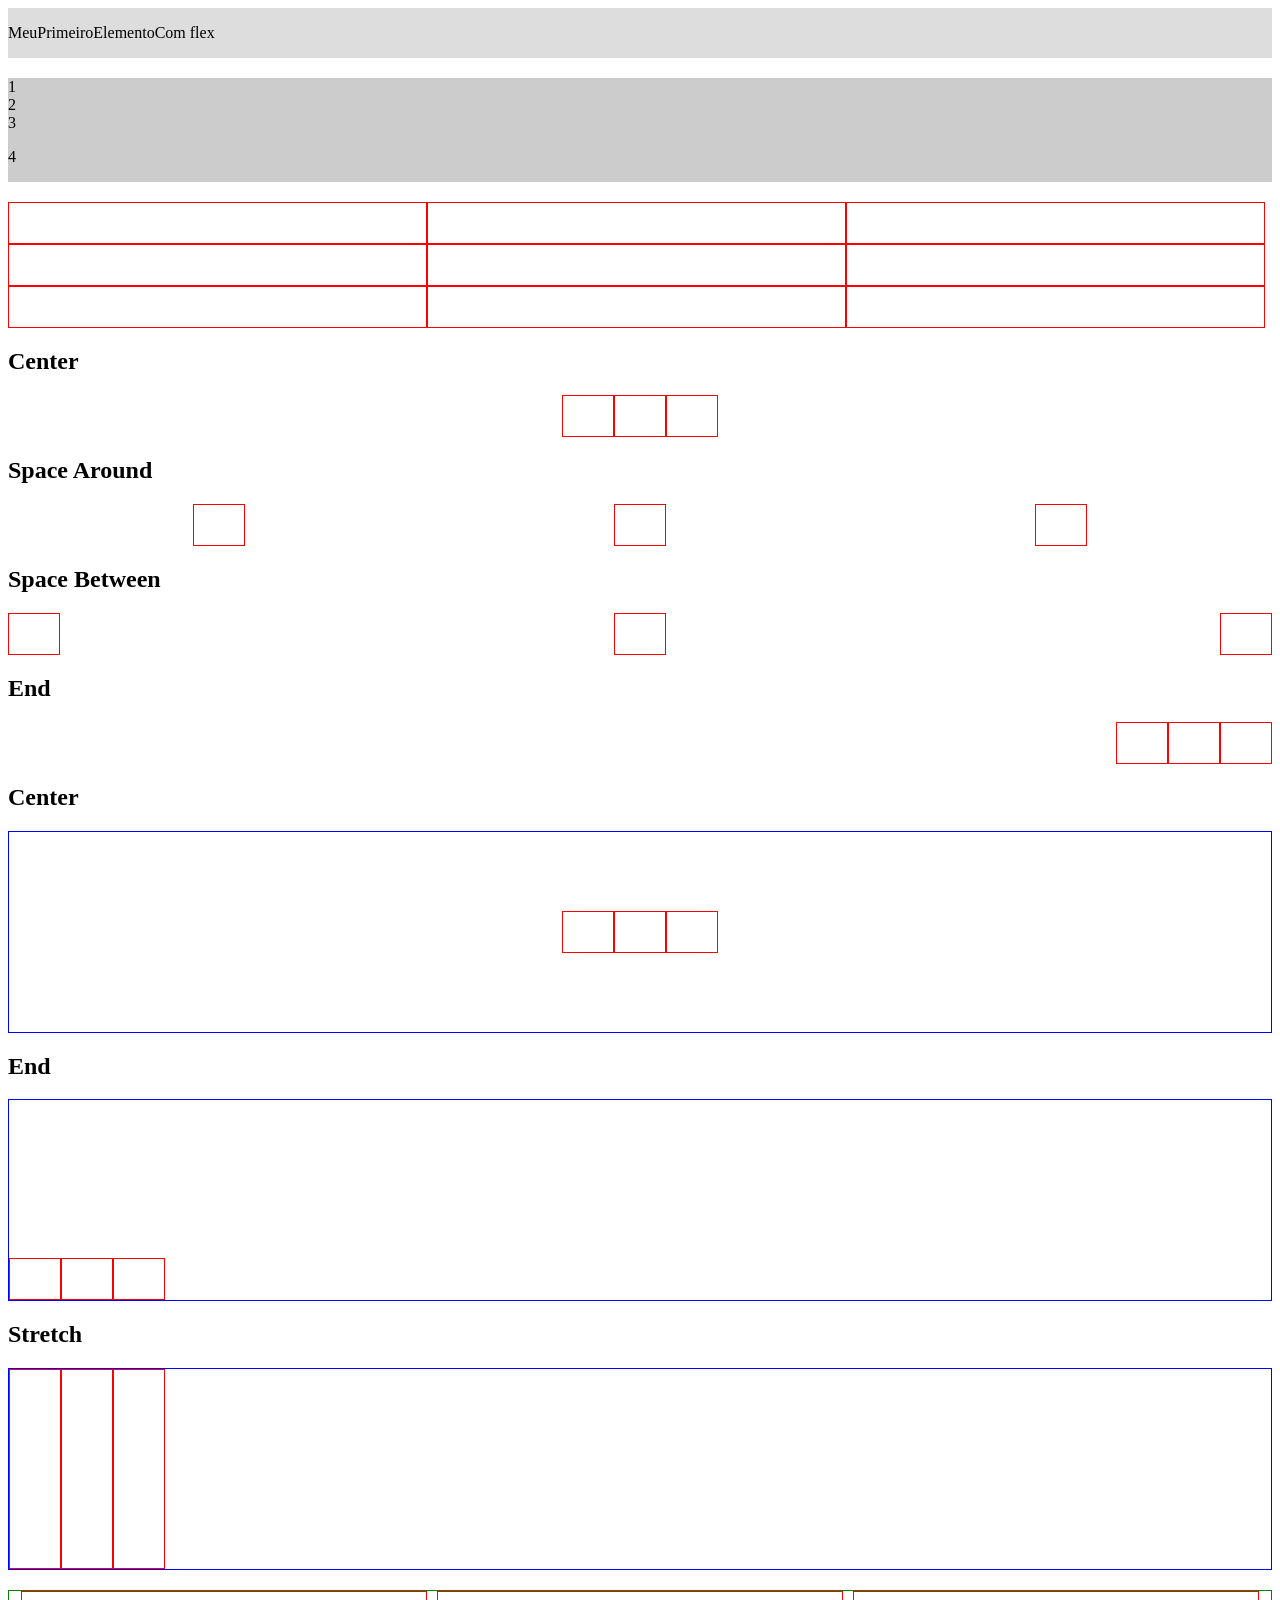
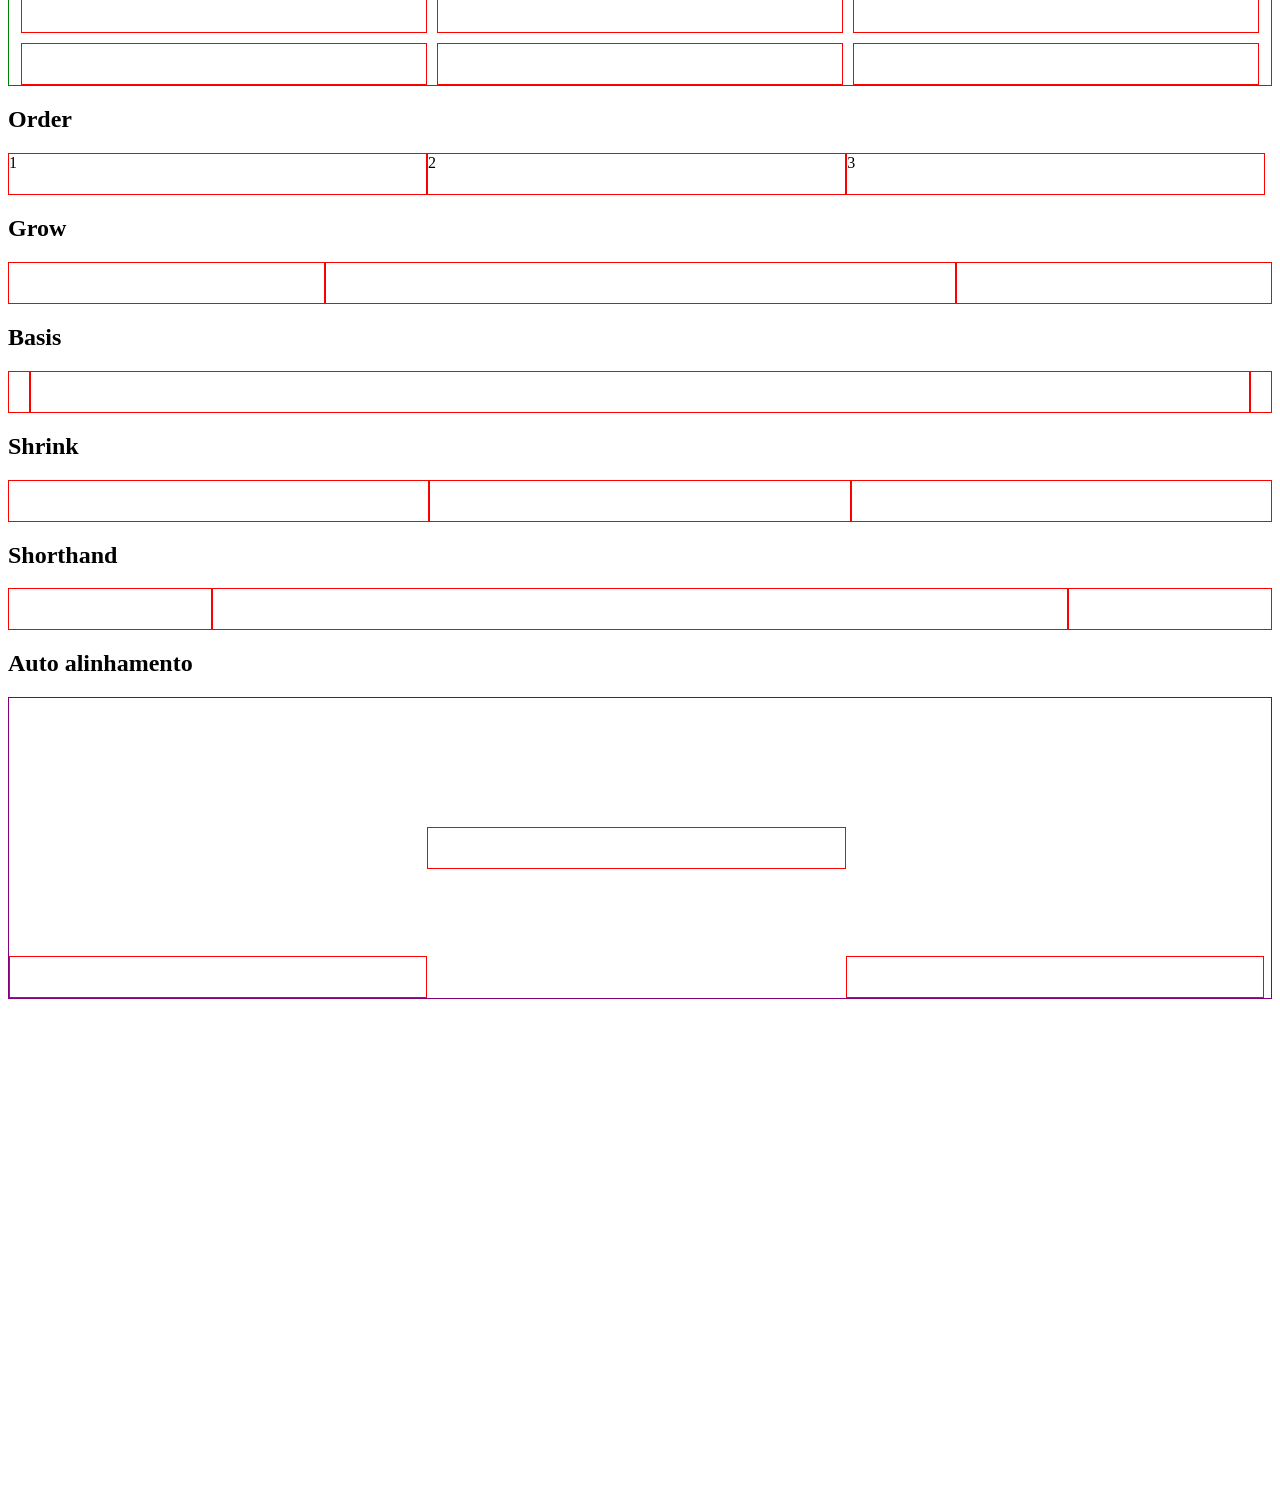
<file: 9_FLEXBOX/index.html>
<!DOCTYPE html>
<html lang="en">
<head>
    <meta charset="UTF-8">
    <meta name="viewport" content="width=device-width, initial-scale=1.0">
    <title>Flexbox</title>
    <link rel="stylesheet" href="css/styles.css">
</head>
<body>

    <!-- 1 - felx -->
    <div class="flex">
        <p>Meu</p>
        <p>Primeiro</p>
        <p>Elemento</p>
        <p>Com flex</p>
    </div>

    <!-- 2 - colum -->
     <div class="flex-colum">
        <span>1</span>
        <span>2</span>
        <span>3</span>
        <p>4</p>
     </div>

    <!-- 3 - wrap -->
     <div class="wrap">
        <div class="box"></div>
        <div class="box"></div>
        <div class="box"></div>
        <div class="box"></div>
        <div class="box"></div>
        <div class="box"></div>
        <div class="box"></div>
        <div class="box"></div>
        <div class="box"></div>        
     </div>

    <!-- 4 - justify content -->
    <h2>Center</h2>
    <div class="center">
        <div class="box"></div>
        <div class="box"></div>
        <div class="box"></div>
    </div>
    <h2>Space Around</h2>
    <div class="space-around">
        <div class="box"></div>
        <div class="box"></div>
        <div class="box"></div>
    </div>
    <h2>Space Between</h2>
    <div class="space-between">
        <div class="box"></div>
        <div class="box"></div>
        <div class="box"></div>
    </div>
    <h2>End</h2>
    <div class="end">
        <div class="box"></div>
        <div class="box"></div>
        <div class="box"></div>
    </div>

    <!-- 5 - align items -->
    <h2>Center</h2>
    <div class="align-center">
        <div class="box"></div>
        <div class="box"></div>
        <div class="box"></div>
    </div>
    <h2>End</h2>
    <div class="flex-end">
        <div class="box"></div>
        <div class="box"></div>
        <div class="box"></div>
    </div>
    <h2>Stretch</h2>
    <div class="stretch">
        <div class="box"></div>
        <div class="box"></div>
        <div class="box"></div>
    </div> 
    
    <!-- 6 - gap -->
     <div class="gap">
        <div class="box"></div>
        <div class="box"></div>
        <div class="box"></div>
        <div class="box"></div>
        <div class="box"></div>
        <div class="box"></div>
     </div>

    <!-- 7 - order -->
     <h2>Order</h2>
     <div class="order">
        <div class="box" id="three">3</div>
        <div class="box" id="one">1</div>
        <div class="box" id="two">2</div>
     </div>

    <!-- 8 - grow -->
     <h2>Grow</h2>
     <div class="grow">
        <div class="box"></div>
        <div class="box big"></div>
        <div class="box"></div>
     </div>

    <!-- 9 - basis  -->
    <h2>Basis</h2>
     <div class="basis">
        <div class="box"></div>
        <div class="box big"></div>
        <div class="box"></div>
     </div>

    <!-- 10 - shrink -->
    <h2>Shrink</h2>
     <div class="shrink">
        <div class="box"></div>
        <div class="box small"></div>
        <div class="box"></div>
     </div>

    <!-- 11 - flex shorthand -->
    <h2>Shorthand</h2>
     <div class="shorthand">
        <div class="box"></div>
        <div class="box different"></div>
        <div class="box"></div>
     </div>

    <!-- 12 - auto alinhamento -->
     <h2>Auto alinhamento</h2>
     <div class="auto-alignment">
        <div class="box"></div>
        <div class="box different"></div>
        <div class="box"></div>
     </div>


</body>
</html>
</file>
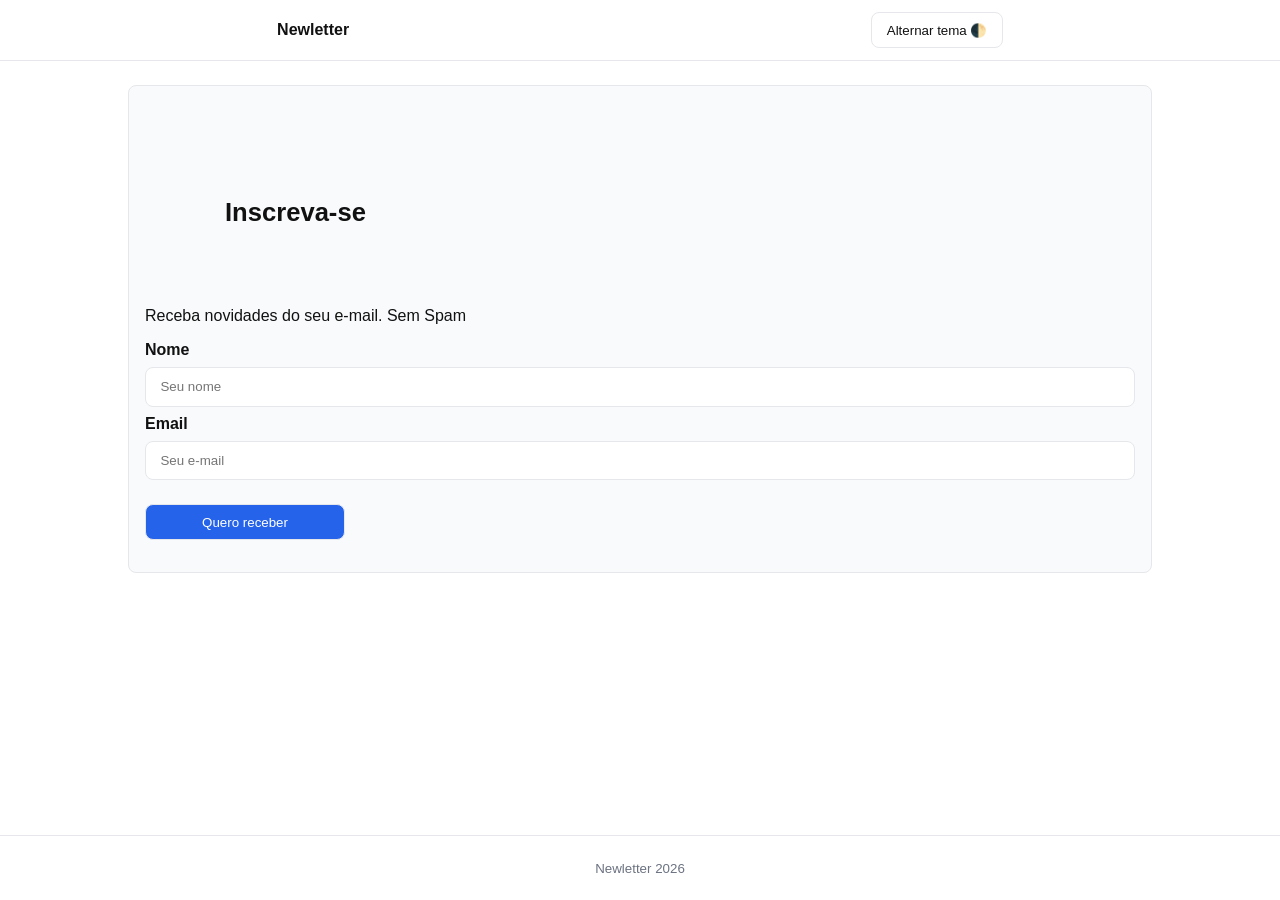
<file: PROJETO-DEPLOY/index.html>
<!DOCTYPE html>
<html lang="pt-br">
<head>
    <meta charset="UTF-8">
    <meta name="viewport" content="width=device-width, initial-scale=1.0">
    <title>Newsletter</title>
    <link rel="stylesheet" href="styles.css">
    <script src="app.js" defer></script>
</head>
<body>
    <header class="topo">
        <div class="container">
            <strong>Newletter</strong>
            <button id="btnTema" class="btn">Alternar tema 🌓</button>
        </div>
    </header>

    <main class="container">
        <section class="caixa">
            <h1>Inscreva-se</h1>
            <p>Receba novidades do seu e-mail. Sem Spam</p>

            <form>
                <label for="Nome">Nome</label>
                <input type="text" id="nome" placeholder="Seu nome">

                <label for="email">Email</label>
                <input type="email" name="email" id="email" placeholder="Seu e-mail">

                <button type="submit" class="btn primario">Quero receber</button>

            </form>
        </section>
    </main>

    <footer class="rodape">
        <div class="container">
            <small>Newletter <span id="ano"></span></small>
        </div>
    </footer>
</body>
</html>
</file>
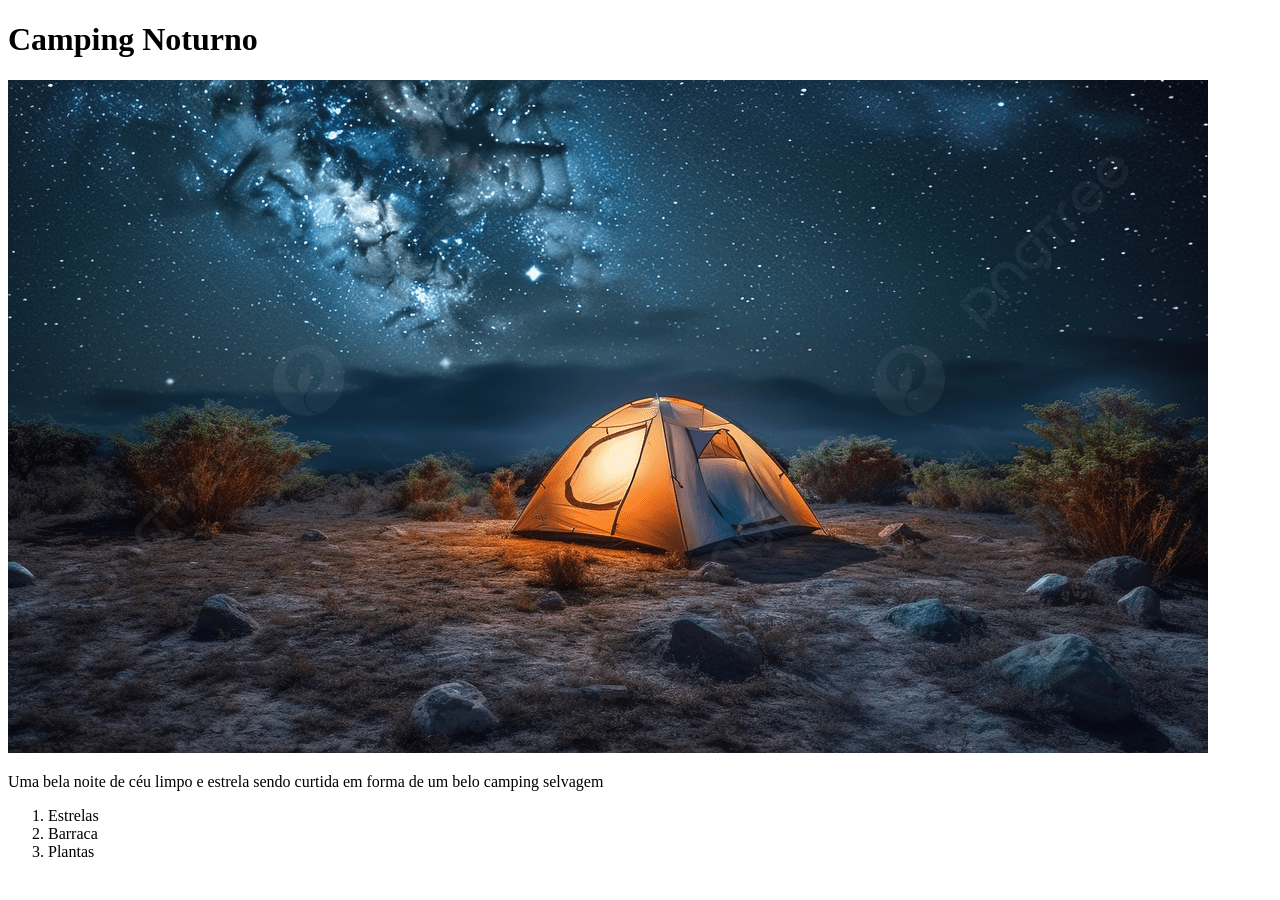
<file: 2_HTML/desafio.html>
<!DOCTYPE html>
<html lang="pt-br">
<head>
    <meta charset="UTF-8">
    <meta name="viewport" content="width=device-width, initial-scale=1.0">
    <title>Camping Noturno Selvagem</title>
</head>
<body>
    <h1>Camping Noturno</h1>
    <img src="img/camping.jpg" alt="Acampamento selvagem
     a noite em meio a natureza">
    
    <p>Uma bela noite de céu limpo e estrela sendo curtida
         em forma de um belo camping selvagem</p>

   <ol>
    <li>Estrelas</li>
    <li>Barraca</li>
    <li>Plantas</li>
   </ol>
</body>
</html>
</file>
<file: 4_TRIBUTO/css/styles.css>
html{
    font-family: Helvetica;
    background-color: #ddd;
}

.container{
    max-width: 1100px;
    background-color: #fff;
    position: relative;
    margin: 50px auto;
    padding: 20px 50px;
}

.bold{
   font-weight: bold;
}

/* header */

.header{
    font-size: 40px;
    text-align: center;    
}

.main-paragraf{
    font-style: italic;
}

/* Imagem destaque*/

.featured-image{
    text-align: center;
    margin-top: 30px;
}

/* Biografia */

.biography-container{
    padding: 25px 0;
    margin: 25px 0;
    border-top: 1px dashed #ddd;
    border-bottom: 1px dashed #ddd;
}

/* Quotes */

.quotes-container{
    background-color: #ddd;
    padding: 30px;
}

.quotes-container blockquote{
    font-weight: bold;
    font-size: 30px;
}

/* Curiosidades */

.curiosities-container{
    padding: 25px 0;
    margin: 25px 0;
    border-top: 1px dashed #ddd;
    border-bottom: 1px dashed #ddd;
}

.curiosities-container li{
    height: 30px;
    margin-top: 15px;
}

/* Imagem bold */

.img-bold{
    font-weight: bold;
    text-align: center;
}

/* Imagem */

img{
    height: 700px;
    width: 950px;
}
</file>
<file: 10_CLONE_HOME_INSTA/css/styles.css>
*{
    margin: 0;
    padding: 0;
    box-sizing: border-box;
    font-family: Helvetica;
}

body{
    background-color: #fafafa;
}

/* container */

#main-container{
    display: flex;
    margin-top: 30px;
}

#banner-container,
#form-container{
    flex: 1 1 0;
    width: 50%;
}

#banner-container{
    text-align: right;
}

#banner-container img{
    width: 100%;
    margin-right: 15px;
    margin-top: 25px;
    max-width: 380px;
}

#form-container{
    text-align: center;
}

/* login form */

#form-box{
    background-color: fff;
    border: 1px solid #dbdbdb;
    width: 350px;
    margin-top: 30px;
}

#logo-insta{
    width: 175px;
    height: 51px;
    margin: 30px auto 12px;
}

#logo-form{
    margin-top: 20px;
}

#login-form input{
    display: block;
    font-size: 12px;
    padding: 12px 9px;
    background-color: #fafafa;
    border: 1px solid #dbdbdb;
    border-radius: 3px;
    width: 268px;
    margin: 5px auto;
}

#login-form input[type="submit"]{
    background-color: #b2dffc;
    color: #fff;
    margin-top: 15px;
    border-radius: 5px;
    height: 30px;
    font-size: 13px;
    padding: 0;
    font-weight: bold;
}

/* separador */

.separator{
    position: relative;
}

.line{
    border-top: 1px solid #dbdbdb;
    width: 268px;
    margin: 25px auto 35px;
}

.separator span{
    position: absolute;
    text-transform: uppercase;
    color: #bbb;
    background-color: #fff;
    top: -6px;
    width: 50px;
    margin-left: -25px;
    font-size: 14px;
}

/* facebook / login */

#facebook-login{
    margin-bottom: 25px;
}

#facebook-login a{
    text-decoration: none;
    color: #385185;
    display: flex;
    align-items: center;
    justify-content: center;
}

#facebook-login img{
    width: 16px;
    height: 16px;
    margin-right: 8px;
}

#facebook-login span{
    font-weight: bold;
    font-size: 13px;
    margin-top: 1px;
}

/* forgot password */

#forgot-pass{
    margin-bottom: 20px;
    font-size: 12px;
}

#forgot-pass a{
    text-decoration: none;
    color: #373799;
}


/* register */

#register-container{
    background-color: #fff;
    border: 1px solid #dbdbdb;
    width: 350px;
    margin-top: 10px;padding: 25px;
}

#register-container{
    font-size: 14px;
    color: #262626;
}

#register-container a{
    color: #4a95f6;
    font-weight: bold;
    text-decoration: none;
}

/* get app */

#get-app-container{
    text-align: center;
    width: 350px;
}

#get-app-container p{
    margin: 20px 0;
    font-size: 13px;
}

#get-app-container a{
    text-decoration: none;
}

#get-app-container img{
    width: 136px;
    height: 40px;
}

/* footer */

footer{
    text-align: left;
    width: 1000px;
    margin: 50px auto;
    display: flex;
    flex-direction: column;
    justify-content: center;
    align-items: center;
}

footer #footer-links{
    display: flex;
    list-style: none;
}

#footer-links li{
    margin-right: 10px;
}

#footer-links a,
#copyright{
    text-decoration: none;
    color: #8e8e8e;
    font-size: 12px;
}

#copyright{
    margin-top: 10px;
}


/* mobile */

@media (max-width: 450px){
    body{
        background-color: #fff;
    }

    #banner-container{
        display: none;
    }

    #main-container,
    #form-box{
        margin-top: 0;
    }

    #form-container,
    #form-box,
    #register-container,
    #get-app-container{
        width: 100%;
        border: none;
    }

    footer{
        width: 90%;
    }

    #footer-links{
        flex-wrap: wrap;
        justify-content: center;
    }

    #footer-links{
        margin-bottom: 10px;
    }
}
</file>
<file: 12_BLOG_HTML_SEMANTICO/css/styles.css>
/* Geral */
* {
  padding: 0;
  margin: 0;
  font-family: Georgia;
}

ul {
  list-style: none;
}

a {
  text-decoration: none;
  color: #444;
  transition: 0.4s;
}

a:hover {
  color: #37a1f7;
}

/* Navbar */
#navbar {
  padding: 1.5rem 2.5rem;
  border-bottom: 2px solid #ddd;
}

#navbar-inner {
  display: flex;
  justify-content: space-between;
  align-items: center;
  max-width: 1200px;
  margin: 0 auto;
}

#nav-links {
  display: flex;
  gap: 1rem;
}

/* conteúdo principal */
.container {
  display: flex;
  padding: 2rem 2.5rem;
  gap: 3rem;
  max-width: 1200px;
  margin: 0 auto;
}

#posts-container {
  flex: 3 1 0;
}

.post {
  margin-bottom: 2.5rem;
}

.post img {
  width: 100%;
  margin-bottom: 1rem;
}

.title,
.descriptions,
.author{
    margin-bottom: 1rem;
}

.title{
    font-size: 2rem;
}
.author{
    color: #333;
    font-weight: bold;
}

/* barra lateral */

#sidebar{
    flex: 1 1 0;
}

#search-bar,
#categories,
#tags{
    padding: 1.5rem;
    border: 1px solid #ddd;
    margin-bottom: 1rem;
}

#search-bar h4,
#categories h4,
#tags h4{
    margin-bottom: 1.5rem;
    font-size: 1.6rem;
}

#search-bar form{
    display: flex;
}

#search-bar input{
    padding: .5rem 1rem;
    border: 1px solid #ddd;
}

#search-bar input[type="submit"]{
    cursor: pointer;
    background-color: #37a1f7;
    color: #fff;
    border: none;
}

#categories li{
    margin-bottom: 1rem;
}

#tags-container{
    display: flex;
    flex-wrap: wrap;
    gap: 0.5rem;
}

#tags-container a{
    background-color: #ddd;
    padding: 0.5rem 0.7rem;
    border-radius: 0.3rem;
}

/* rodapé */

#footer{
    border-top: 2px solid #ddd;
    padding: 3rem;
    text-align: center;
}

#footer h2,
#footer p{
    margin-bottom: 1rem;
}

/* responsivo */

@media(max-width: 450px){
    .container{
        flex-wrap: wrap;
    }
}
</file>
<file: 3_CSS/css/styles.css>
/*4 - External */
body {
    padding-bottom: 500px;
}
h3 {
    color: green;
}
h2{
    color: chocolate;
}
p{
    color: blueviolet;
}

/* Algum comentário*/
/* mais um comentário*/
/* Terceiro comentário*/

/* classes */
.paragraph{
    background-color: black;
    color: aqua;
    padding: 5px;
}

/* id */
#exclusive-title{
    background-color: violet;
    color: gold;
    padding: 10px;
    font-size: 30px;
}

/* ordem das regras */
h2{
 border-bottom: 2px solid red;

}

.titulo{
    border-bottom: 3px solid blue;
}

#algum-titulo{
    border-bottom: 4px solid green;
}

/* Nome de cores */
.color-name{
    color: tomato;
}

/* Hex */
.hex{
    color: #55a398;
}

.hex2{
    color: #7c3a43;
}

/* Aprofundando em hex */

.simple-hex{
    color: #333;
}

.simple-hex2{
    color: #a5f;
}

/* RGB */

.rgb{
    color: rgb(255, 0, 0);
}

.mixed-rgb{
    color: rgb(100, 35, 43);
}

/* RGBA */
.rgba{
    color: rgba(190,160,20,0.4);
}

/* HSL */

.hsl{
    color: hsl(200, 20%, 50%);
}

.hsl-2{
    color: hsl(100, 5%, 80%);
}

/* Background */

.bg{
   background-color: #000;
   color: gold; 
}

.bg-2{
    background-color: rgb(100, 40, 70);
    color: #00eaff;
}

/* background opacity */

.bg-opacity{
    background-color: green;
    opacity: 0.3;
}

.bg-opacity-2{
    background-color: #9999;
    opacity: 0.5;
}

/* RGBA com opacidade */

.rgba-opacity{
    background-color: rgba(90, 120, 20, 0.2);
    color: #000;
}

/* BG image */

.bg-image{
    background-image: url("../img/nature.jpg");
    padding: 10px;
    color: white;
}

/* Centralizando bg image */

.not-centered-bg,
.centered-bg{
    height: 400px;
    width: 400px;
    background-image: url("../img/bridge.jpg");
}

.centered-bg{
    background-position: center;
    background-size: cover;
}

/* Largura e altura */

.height-width{
    height: 200px;
    width: 100px;
    background-color: red;
}

.height-width-2{
    height: 300px;    
    background-color: #444;
}

/* Padding */

.without-padding{
    background-color: #111;
    color: #fff;
}

.padding{
    background-color: #444;
    padding: 20px;
    color: #fff;
}

/* Padding individual */

.padding-individual{
    background-color: #222;
    color: #fff;
    padding-top: 5px;
    padding-left: 10px;
    padding-right: 20px;
    padding-bottom: 40px;
    
}

/* Shorthand padding */

.shorthand-padding{
    background-color: #888;
    padding: 6px 12px 18px 25px;
}

.shorthand-padding-2{
    background-color: #444;
    padding: 10px 20px;
}

/* Padding com width */

.without-border-box{
    background-color: #444;
    color: #fff;
    width: 400px;
    padding: 50px;
}

.border-box{
    background-color: #666;
    color: #fff;
    width: 400px;
    padding: 50px;
    box-sizing: border-box;
}

/* Border */

.border{
    border: 5px solid red;
    padding: 10px;
}

.border-2{
    border:  2px dotted #931;
    padding: 25px;
}

/* Borda individual */

.border-left{
    border-left: 3px solid red;
    background-color: #222;
    padding: 25px;
}

.border-bottom{
    border-bottom:5px double #399;
    background-color: #222;
    padding: 20px;
}

/* Borda arredondada */

.rounded-p{
    border: 4px solid blue;
    background-color: #000;
    color: blue;
    padding: 15px;
    border-radius: 15px;
}

.rounded-p-2{
    background-color: #000;
    color: blue;
    padding: 15px;
    border-radius: 25px;
}

/* Margem */

.margin{
    margin: 10px;
    background-color: #222;
}

.margin-top{
    margin-top: 50px;
    background-color: #444;
    padding: 10px;
}

.margin-shorthand{
    background-color: #666;
    margin: 5px 10px 15px 20px;
}

/* Box model */

.box-model{
    margin: 20px;
    padding: 15px 25px;
    border: 3px solid #845;
    border-radius:  7px;
    width: 200px;
    height: 300px;
}

/* Text align */

.text-aligned{
    text-align: right;
}

.container-center{
    text-align: center;
    width: 300px;
    border: 1px solid red;
}

/* Text decoration */

.underline{
    text-decoration: underline;
}

.line-trough{
    text-decoration: line-through;
}

.remove-underline{
    text-decoration: none;
    color: brown;
}

/* Text transform */

.upper{ 
    text-transform: uppercase;
}

.lower{
    text-transform: lowercase;
}

/* Letter spacing */

.spacing{
    letter-spacing: 5px;
}

/* Fontes */

.serif{
    font-family: Georgia;
}

.sans-serif{
    font-family: Helvettica;
}

.monospace{
    font-family: "courier New";
}

.cursive{
    font-family: cursive;
}

.fantasy{
    font-family: fantasy;
}

/* Text style */

.italic{
    font-style: italic;
}

.oblique{
    font-style: oblique;
}

/* Font weight */

.thin, .bold, .bolder{
    font-family: Helvetica;
}

.thin{
    font-weight: 100;
}

.bold{
font-weight: 600;
}

.bolder{
    font-weight: 800;
}

/* Font size */

.small{
    font-size: 8px;
}

.big{
font-size: 40px;
}

/* Display */

.inline-box{
    width: 50px;
    height: 50px;
    background-color: #4f8;
    margin: 10px;
    display: inline-block;
}

.block{
    background-color: #00eaff;
    display: block;
    margin: 10px;
}

.invisible{
    display: none;
}
/* Position static */

.static{
    position: static;
    background-color: #391;
    color: #fff;
    width: 100px;
    height: 100px;
}

/* Position relative */

.relative{
     position: relative;
    background-color: #FF2056;
    color: #fff;
    width: 100px;
    height: 100px;
    top: 100px;
    left: 40px;
}

/* Position absolute  */

.absolute{
      position: absolute;
    background-color: #A3B3FF;
    color: #fff;
    width: 100px;
    height: 100px;
    top: 2px;
    right: 2px;
}

/* Absolute e relative */

.relative-container{
    width: 300px;
    height: 300px;
    border: 1px solid #FDC745;
    margin-top: 120px;
    position: relative;
}

.absolute-1,
.absolute-2{
    width: 50px;
    height: 50px;
    background-color: #FF637E;
    position: absolute;
}

.absolute-1{
    top: 10px;
    left: 10px;
}

.absolute-2{
    bottom: 10px;
    right: 10px;
}

/* Position fixed  */

.fixed{
    width: 100px;
    height: 100px;
    border: 1px solid #74D4FF;
    background-color: #2AA63E;
    margin-top: 120px;
    position: fixed;
    top: 50px;
    right: 100px;
}

/* Position sticky */

.sticky{
    width: 100px;
    height: 100px;
    border: 1px solid #FFD230;
    background-color: #2AA63E;
    position: sticky;
    top: 10px;
}

/* Z index */

.absolute-3,
.absolute-4,
.absolute-5{
    width: 50px;
    height: 50px;
    background-color: #262626;
    position: absolute;
}

.absolute-3{
    top: 0;
    left: 0;
    z-index: 3;
}

.absolute-4{
    top: 10px;
    left: 10px;
    background-color: #155DFC;
    z-index: 2;
}

.absolute-5{
    top: 40px;
    left: 40px;
    background-color: #FFC9C9;
    z-index: 1;
}
</file>
<file: 3_CSS/css/lists.css>
ul{
    border: 1px solid blue;
    padding: 10px;
}

li{
    color: darkblue;
}
</file>
<file: 3_CSS/css/desafio_CSS.css>
h1{
    color: red;
}

h4{
    color: rebeccapurple;
    font-size: 55px; 
    border: 2px;
    border-style: dashed; 
}
</file>
<file: 5_FORM/css/styles.css>
body{
    padding-bottom: 500px;
    
}

div{
    margin-bottom: 10px;
}

div input,
div label{
    display: block;
}

.radio label,
.radio input,
.radio span{
    display: inline-block;
}
</file>
<file: 6_FORM_PROJECT/css/styles.css>
/* reset */
*{
    margin: 0;
    padding: 0;
    font-family: Arial, Helvetica, sans-serif;
}

body{
    background-color: #f0ebf8;
}

h1, 
h2, 
h3, 
h4, 
h5{
    color: #333;
}

p,
label{
    color: #444;
}

input{
    border: none;
    border-bottom: 1px solid #ccc;
    padding: 10px 0;
    
}

input[type="text"],
input[type="number"],
input[type="date"],
input[type="file"],
textarea{
    width: 400px;
}

textarea{
    padding: 10px 5px;
}

/* page header */

.header{
    height: 160px;
    padding: 20px;
    background-color: #673ab7;

}

.header h3{
    color: #fff;
    margin-top: 0;
}

/* form conatainer */

.form-container{
    background-color: #fdfdfd;
    width: 60%;
    margin: 0 auto;
    position: relative;
    top: -62px;
}

/* form header */

.form-header{
    border-bottom: 1px solid #dfdfdf;
    height: 45px;
}

.form-header p{
    color: #673ab7;
    border-bottom: 2px solid #673ab7;
    width: 100px;
    text-align: center;
    margin: 0 auto;
    text-transform: uppercase;
    height: 45px;
    line-height: 45px;
}

/* form body */

.form-body{
    padding: 30px;
}

.form-title{
    margin-bottom: 15px;
}

.form-body p{
    margin-bottom: 20px;
}

.required-field{
    color: #d80835;
}

.box-input{
    margin-bottom: 35px;
}

.block{
    display: block;
}

.optional-box{
    display: inline-block;
    margin: 0 30px 30px 0;
}

.optional-list li{
    list-style: none;
    margin-bottom: 5px;
}

.box-input p{
    margin-bottom: 15px;
}

.btn-submit{
    background-color: #673ab7;
    color: #fff;
    border: 2px solid transparent;
    width: 150px;
    height: 50px;
    cursor: pointer;
    text-transform: uppercase;
    transition: 0.5s;
}

.btn-submit:hover{
    background-color: #fff;
    border-color: #673ab7;
    color: #673ab7;
}
</file>
<file: 7_RESPONSIVIDADE/css/styles.css>
/* 2 - media query */
h1{
    color: red;
}

@media screen and (max-width: 500px){
    h1{
        color: blue;
    }
}

/* 3 - min-width */

p{
    background-color:red;
    color: #000;
}

@media screen and (min-width: 800px){
    p{
    background-color: #789;
    color: red;
    }
}

/* 4 - landscape */

h3{
    display: none;
}

@media screen and (orientation: landscape){
    h3{
        display: block;
    }
}
</file>
<file: 9_FLEXBOX/css/styles.css>
body{
    padding-bottom: 500px;
}

/* 1 - flex */
.flex{
    display: flex;
    background-color: #ddd;
    margin-bottom: 20px;
}

/* 2 - flex colum */

.flex-colum{
   display: flex;
   flex-direction: column;
   background-color: #ccc;
   margin-bottom: 20px;

}

/* 3 - flex wrap */

.wrap{
    display: flex;
    flex-wrap: wrap;
    margin-bottom: 20px;
}

.box{
    height: 40px;
    width: 33%;
    border: 1px solid red;
}

/* justify content */
.center,
.space-around,
.space-between,
.end{
    display: flex;
    margin-bottom: 20px;
}

.center .box,
.space-around .box,
.space-between .box,
.end .box{
    width: 50px;
}

.center{
    justify-content: center;
}

.space-around{
    justify-content: space-around;
}

.space-between{
    justify-content: space-between;
}

.end{
    justify-content: end;
}

/* align items */

.align-center,
.flex-end,
.stretch{
    display: flex;
    margin-bottom: 20px;
    height: 200px;
    border: 1px solid blue;
}

.align-center .box,
.flex-end .box,
.stretch .box{
    width: 50px;
}

.align-center{
    align-items: center;
    justify-content: center;
}

.flex-end{
    align-items: flex-end;
}

.stretch{
    align-items: stretch;
}

.stretch .box{
    height: auto;
}

/* gap */

.gap{
    display: flex;
    flex-wrap: wrap;
    justify-content: center;
    border: 1px solid green;
    gap: 10px;
}

.gap .box{
    width: 32%;
}

/* order */
.order{
    display: flex;
}

.one{
    order: 1;
}

#two{
    order: 2;
}

#three{
    order: 3;
}

/* grow */

.grow{
    display: flex;
}

.grow .box{
    flex: 1;
}

.grow .big{
    flex: 2;
}

/* basis */

.basis{
    display: flex;
}

.basis .box{
    flex-basis: 20px;
}

.basis .big{
    flex-grow: 1;
}

/* shrink */

.shrink{
    display: flex;
}

.shrink .box{
    flex-grow: 1;
    flex-shrink: 1;
    flex-basis: 250px;
    width: auto;
}

.shrink .small{
    flex-shrink: 2;
}

/* flex shorthand */

.shorthand{
    display: flex;
}

.shorthand .box{
    width: auto;
    flex: 1 1 50px;
}

.shorthand .different{
    flex: 3 1 400px;
}

/* auto alignment */

.auto-alignment{
    height: 300px;
    display: flex;
    align-items: flex-end;
    border: 1px solid purple;
}

.auto-alignment .different{
    align-self: center;
}
</file>
<file: PROJETO-DEPLOY/styles.css>
/* Tema claro / escuro */
:root{
    --bg: #fff;
    --texto: #111;
    --borda: #e5e7eb;
    --caixa: #f8fafc;
    --acao: #2563eb;
}

[data-tema="escuro"]{
    --bg: #0b1220;
    --texto: #e5e7eb;
    --borda: #1f2937;
    --caixa: #111827;
    --acao: #38bdf8;
}

/* Estilos padrão */

*{
    box-sizing: border-box;
}

html,
body{
    height: 100%;
}

body{
    margin: 0;
    font-family: Arial;
    min-height: 100vh;
    display: flex;
    flex-direction: column;
    background-color: var(--bg);
    color: var(--texto);
}

.topo{
    border-bottom: 1px solid var(--borda);
}

.topo .container{
    display: flex;
    align-items: center;
    justify-content: space-around;
    padding: .75rem 1rem;
}

.caixa{
    border: 1px solid var(--borda);
    background-color: var(--caixa);
    border-radius: .5rem;
    padding: 2rem 1rem;
    max-width: 80%;
    margin: 1.5rem auto;
}

h1{
    margin: 5rem;
    font-size: 1.6rem;
}
p{
    margin: 1rem 0;
}

form{
    display: grid;
    gap: .5rem;
}

label{
    font-weight: 600;
}

input{
    padding: .7rem .9rem;
    border: 1px solid var(--borda);
    border-radius: .5rem;
    background-color: var(--bg);
    color: var(--texto);
}

.btn{
    padding: .6rem .9rem;
    border: 1px solid var(--borda);
    background-color: var(--bg);
    color: var(--texto);
    border-radius: .5rem;
    cursor: pointer;
    max-width: 200px;
}

.btn.primario{
    margin-top: 1rem;
    background-color: var(--acao);
    color: #fff;
}

.rodape{
    border-top: 1px solid var(--borda);
    height: 65px;
    display: flex;
    align-items: center;
    justify-content: center;
    color: #6b7280;
    margin-top: auto;
}
</file>
